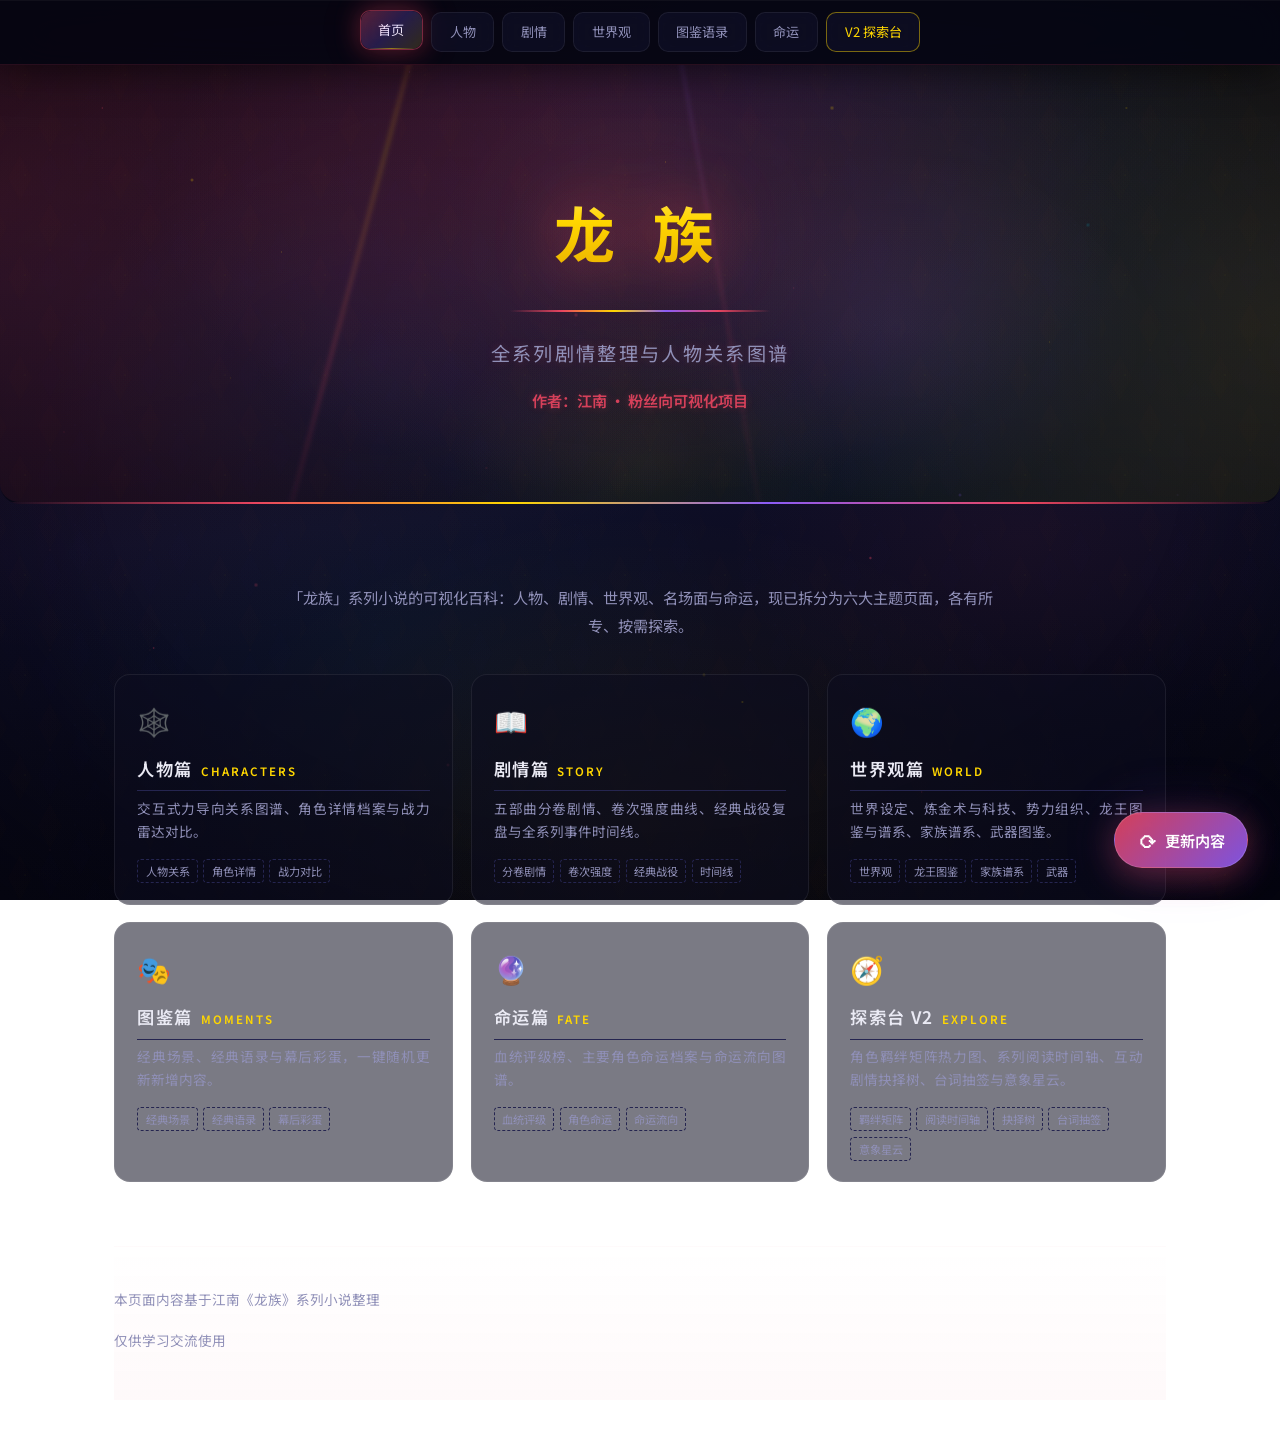
<file: index.html>
<!DOCTYPE html>
<html lang="zh-CN">
<head>
  <meta charset="UTF-8">
  <meta name="viewport" content="width=device-width, initial-scale=1.0">
  <meta http-equiv="Cache-Control" content="no-cache, no-store, must-revalidate">
  <meta http-equiv="Pragma" content="no-cache">
  <meta http-equiv="Expires" content="0">
  <title>龙族全系列剧情与人物关系</title>
  <meta name="description" content="龙族系列小说可视化百科首页：人物、剧情、世界观、图鉴、命运与探索台六大主题页导航">
  <link rel="preconnect" href="https://fonts.loli.net" crossorigin>
  <link href="https://fonts.loli.net/css2?family=Noto+Sans+SC:wght@400;700&display=swap" rel="stylesheet">
  <link rel="icon" href="favicon.svg" type="image/svg+xml">
  <link rel="stylesheet" href="_shared/css/site.css">
</head>
<body>

  <div class="vignette"></div>

  <nav class="nav-bar">
    <div class="nav-inner">
      <a class="nav-btn active" href="index.html">首页</a>
      <a class="nav-btn" href="characters.html">人物</a>
      <a class="nav-btn" href="story.html">剧情</a>
      <a class="nav-btn" href="world.html">世界观</a>
      <a class="nav-btn" href="moments.html">图鉴语录</a>
      <a class="nav-btn" href="fate.html">命运</a>
      <a class="nav-btn" style="color:#ffd700;border-color:rgba(255,215,0,.45)" href="explore.html">V2 探索台</a>
    </div>
  </nav>
  <div class="hero">
    <span class="beam2"></span>
    <h1>龙 族</h1>
    <div class="dragon-divider"></div>
    <div class="subtitle">全系列剧情整理与人物关系图谱</div>
    <div class="author">作者：江南 · 粉丝向可视化项目</div>
  </div>

  <article class="page">
    <p class="landing-intro reveal">
      「龙族」系列小说的可视化百科：人物、剧情、世界观、名场面与命运，现已拆分为六大主题页面，各有所专、按需探索。
    </p>
    <div class="landing-grid">
      <a class="landing-card reveal" href="characters.html">
        <div class="lc-icon">🕸️</div>
        <h3>人物篇<em>CHARACTERS</em></h3>
        <p>交互式力导向关系图谱、角色详情档案与战力雷达对比。</p>
        <div class="lc-tags"><span>人物关系</span><span>角色详情</span><span>战力对比</span></div>
      </a>
      <a class="landing-card reveal" href="story.html">
        <div class="lc-icon">📖</div>
        <h3>剧情篇<em>STORY</em></h3>
        <p>五部曲分卷剧情、卷次强度曲线、经典战役复盘与全系列事件时间线。</p>
        <div class="lc-tags"><span>分卷剧情</span><span>卷次强度</span><span>经典战役</span><span>时间线</span></div>
      </a>
      <a class="landing-card reveal" href="world.html">
        <div class="lc-icon">🌍</div>
        <h3>世界观篇<em>WORLD</em></h3>
        <p>世界设定、炼金术与科技、势力组织、龙王图鉴与谱系、家族谱系、武器图鉴。</p>
        <div class="lc-tags"><span>世界观</span><span>龙王图鉴</span><span>家族谱系</span><span>武器</span></div>
      </a>
      <a class="landing-card reveal" href="moments.html">
        <div class="lc-icon">🎭</div>
        <h3>图鉴篇<em>MOMENTS</em></h3>
        <p>经典场景、经典语录与幕后彩蛋，一键随机更新新增内容。</p>
        <div class="lc-tags"><span>经典场景</span><span>经典语录</span><span>幕后彩蛋</span></div>
      </a>
      <a class="landing-card reveal" href="fate.html">
        <div class="lc-icon">🔮</div>
        <h3>命运篇<em>FATE</em></h3>
        <p>血统评级榜、主要角色命运档案与命运流向图谱。</p>
        <div class="lc-tags"><span>血统评级</span><span>角色命运</span><span>命运流向</span></div>
      </a>
      <a class="landing-card gold reveal" href="explore.html">
        <div class="lc-icon">🧭</div>
        <h3>探索台 V2<em>EXPLORE</em></h3>
        <p>角色羁绊矩阵热力图、系列阅读时间轴、互动剧情抉择树、台词抽签与意象星云。</p>
        <div class="lc-tags"><span>羁绊矩阵</span><span>阅读时间轴</span><span>抉择树</span><span>台词抽签</span><span>意象星云</span></div>
      </a>
    </div>
    <footer>
      <p>本页面内容基于江南《龙族》系列小说整理</p>
      <p>仅供学习交流使用</p>
    </footer>

    <!-- Update Button -->
    <button class="update-btn" id="updateBtn" onclick="openUpdatePanel()">
      <span class="update-icon">&#x27F3;</span>
      <span>更新内容</span>
    </button>

    <!-- Update Toast -->
    <div class="update-toast" id="updateToast">
      <span class="toast-icon">&#x2713;</span>
      <span id="toastText">内容已更新</span>
    </div>

    <!-- Update Panel -->
    <div class="update-panel" id="updatePanel">
      <div class="update-panel-inner">
        <h3>&#x2728; 内容更新中心</h3>
        <p>选择要更新的内容类别，系统将自动向对应版块添加新内容</p>
        <div class="update-actions">
          <button class="update-action-btn" onclick="doUpdate('quotes')">&#x1F4AC; 经典语录</button>
          <button class="update-action-btn" onclick="doUpdate('trivia')">&#x1F3B2; 幕后彩蛋</button>
          <button class="update-action-btn" onclick="doUpdate('battles')">&#x2694; 经典战役</button>
          <button class="update-action-btn" onclick="doUpdate('yanling')">&#x2726; 言灵知识</button>
          <button class="update-action-btn" onclick="doUpdate('alchemy')">&#x2697; 炼金科技</button>
          <button class="update-action-btn" onclick="doUpdate('random')">&#x1F3B1; 随机更新</button>
        </div>
        <button class="update-close" onclick="closeUpdatePanel()">关闭</button>
      </div>
    </div>

    <!-- ========== 龙王图鉴 ========== -->  </article>


  <script src="_shared/js/page.js"></script>
</body>
</html>
</file>
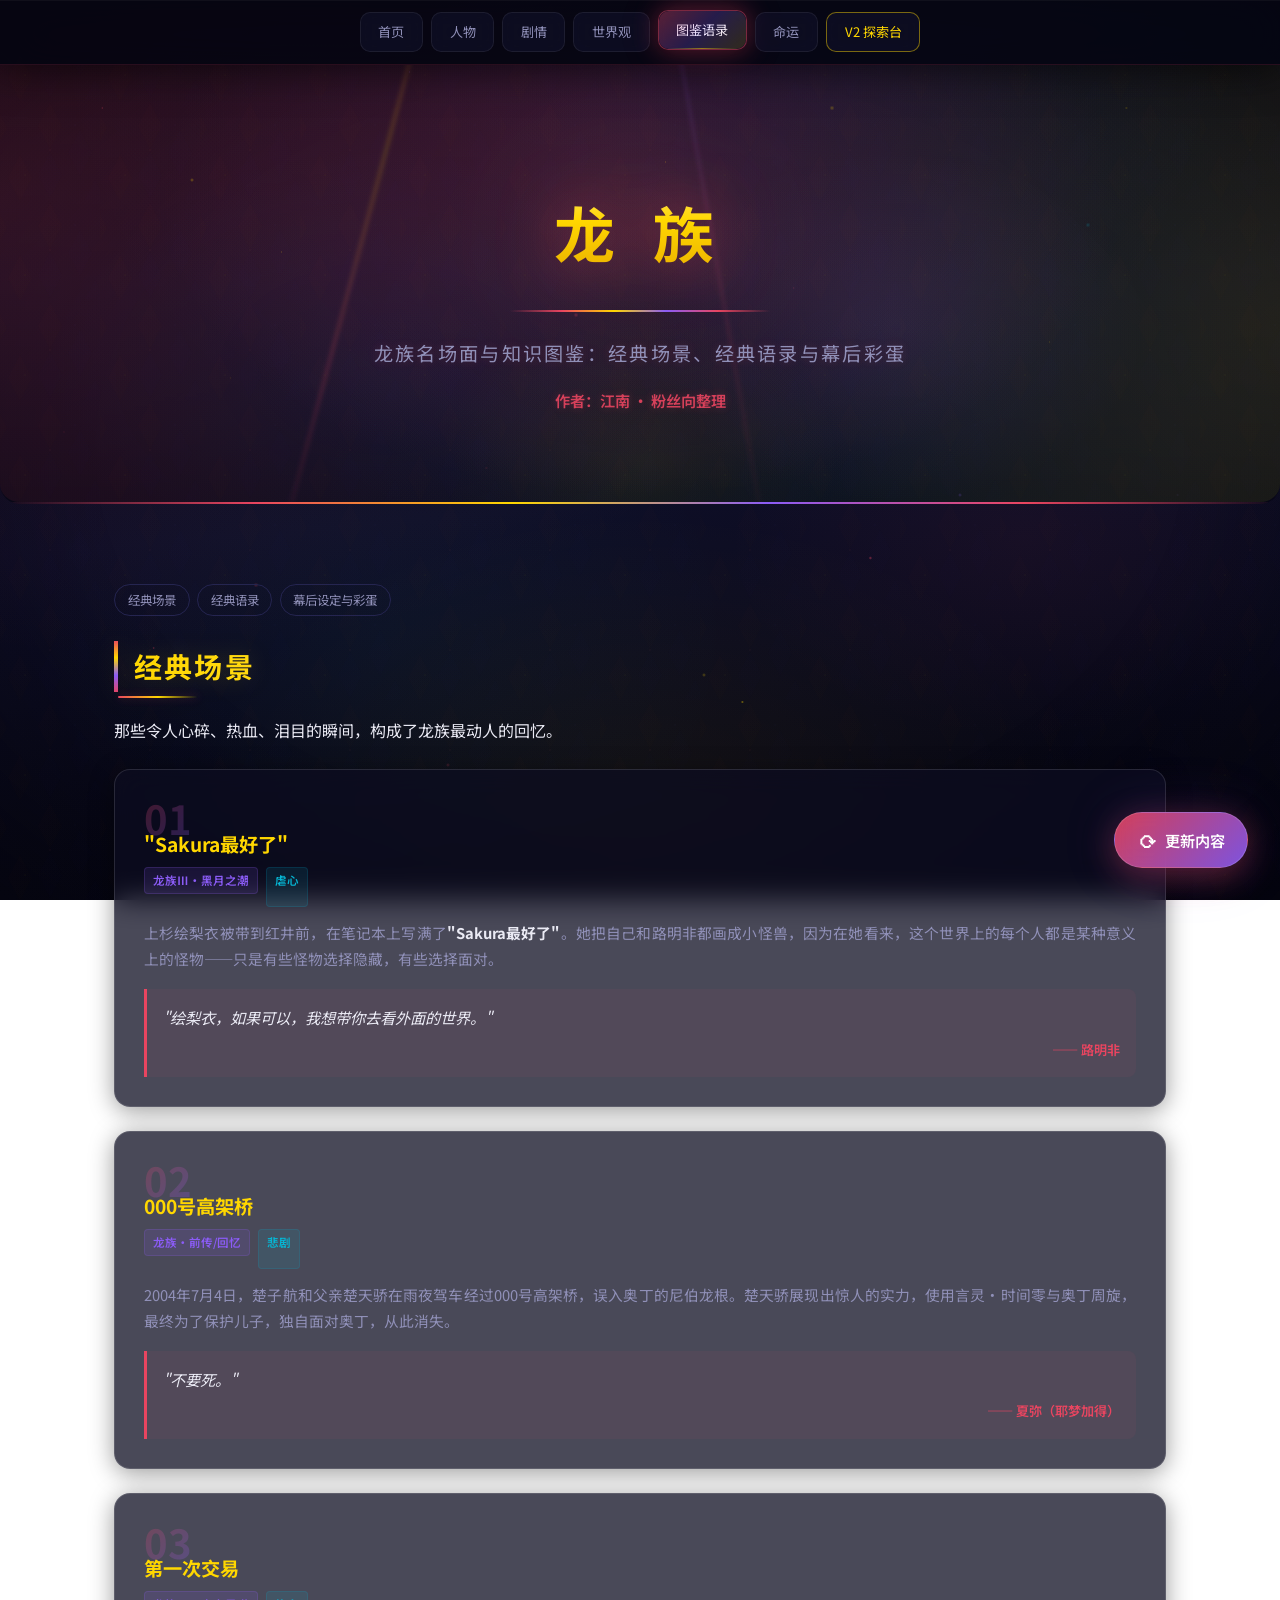
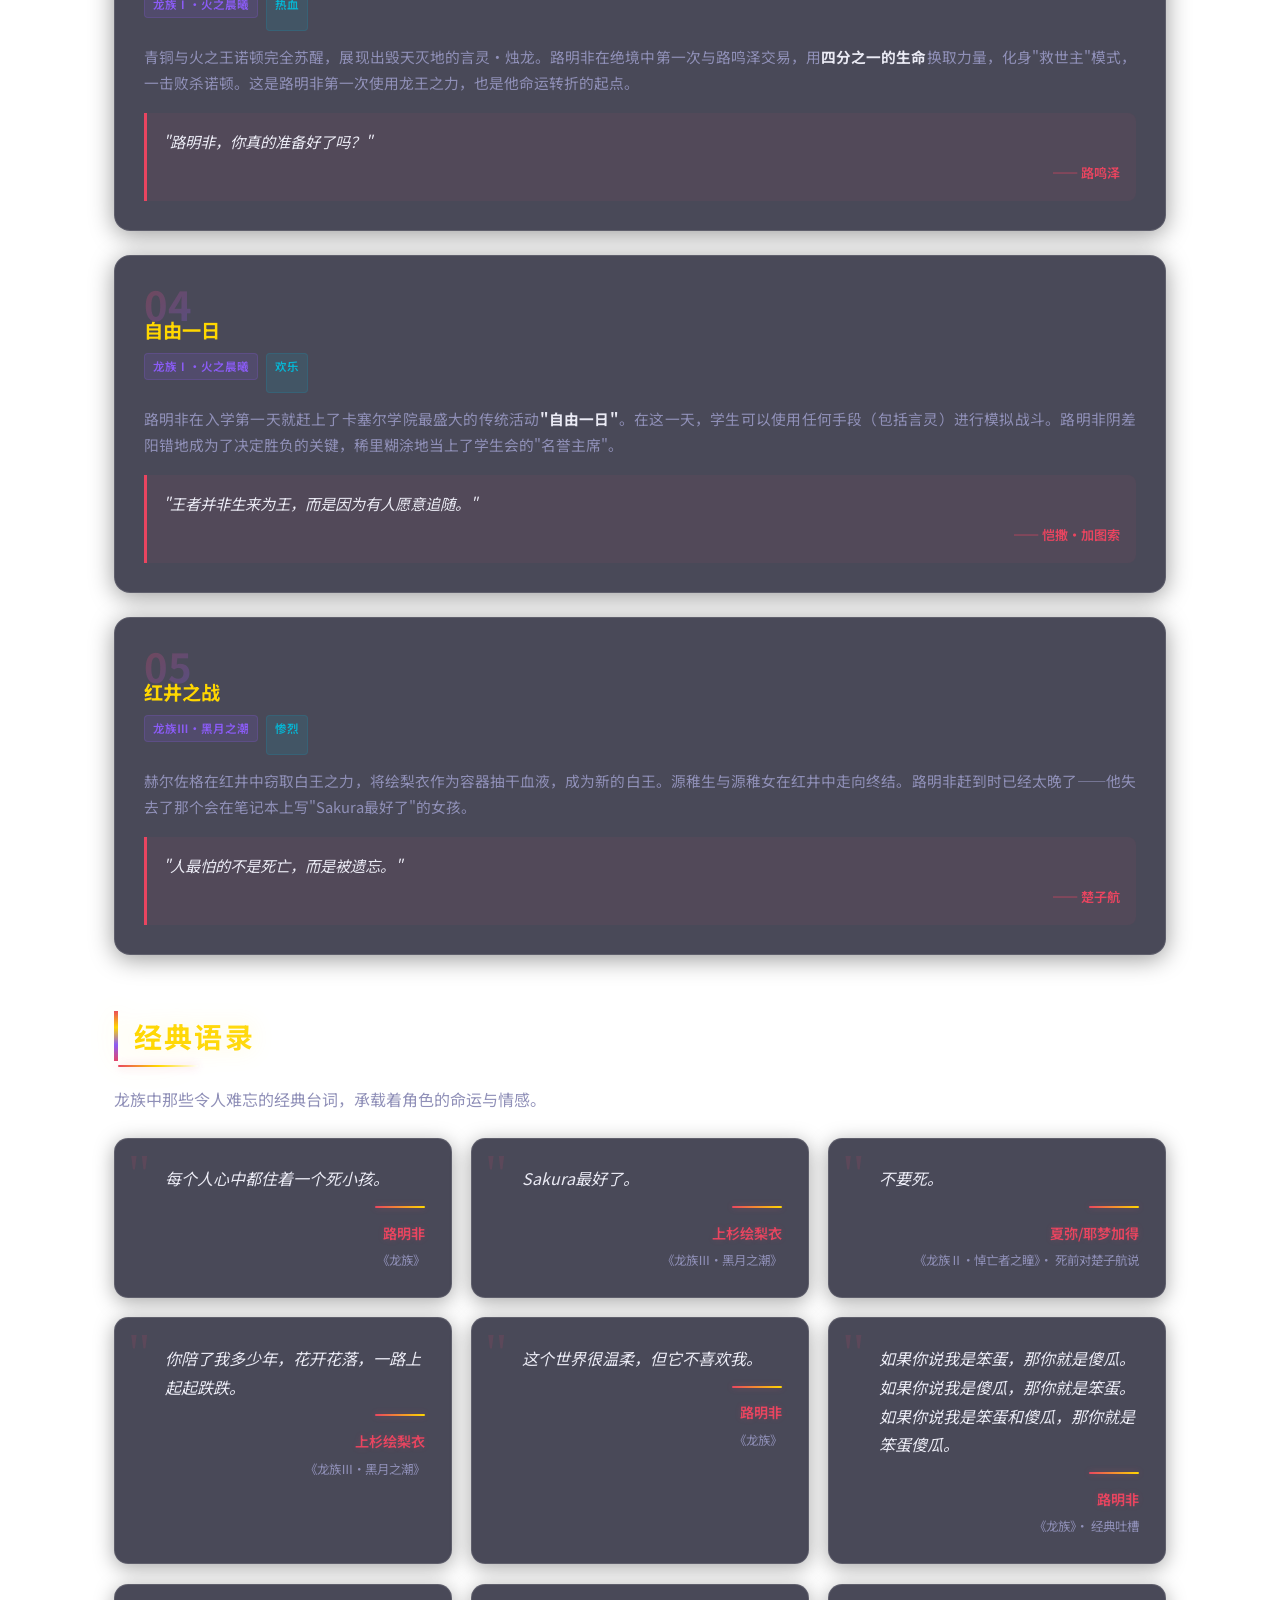
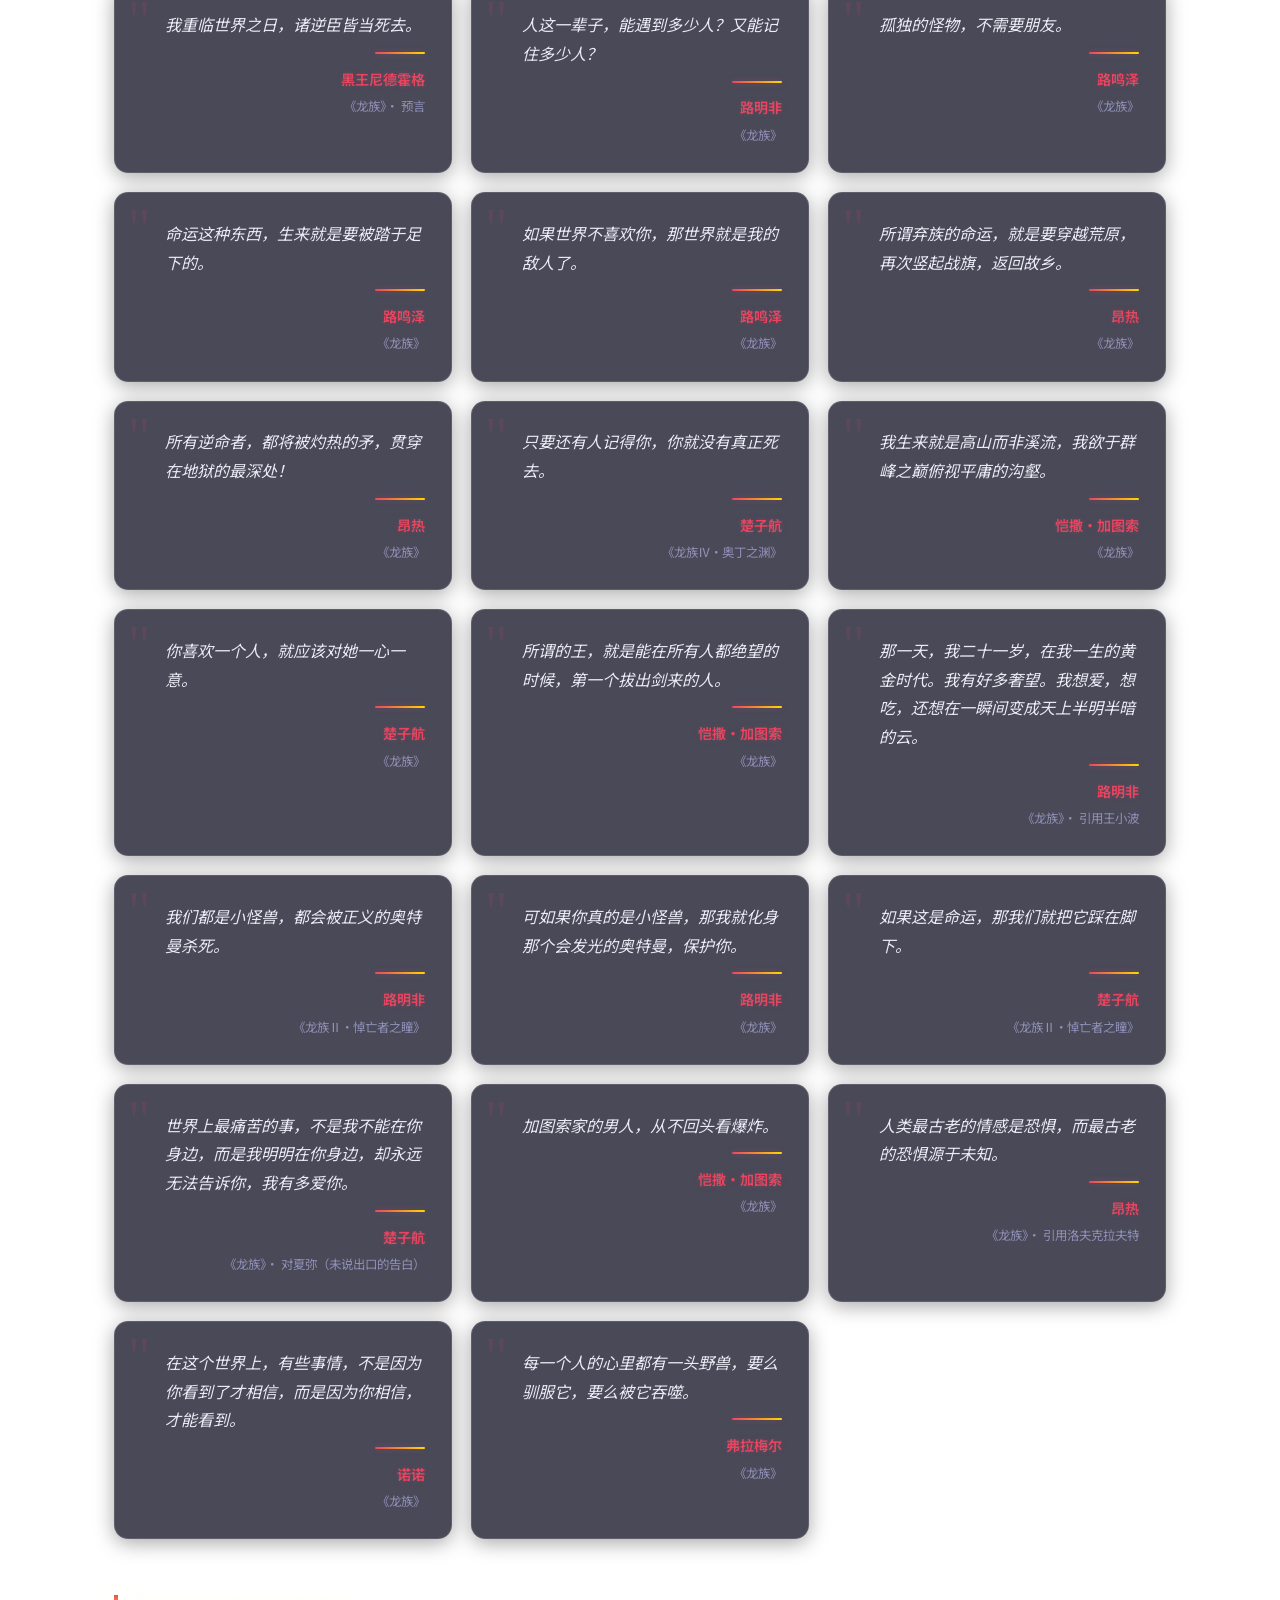
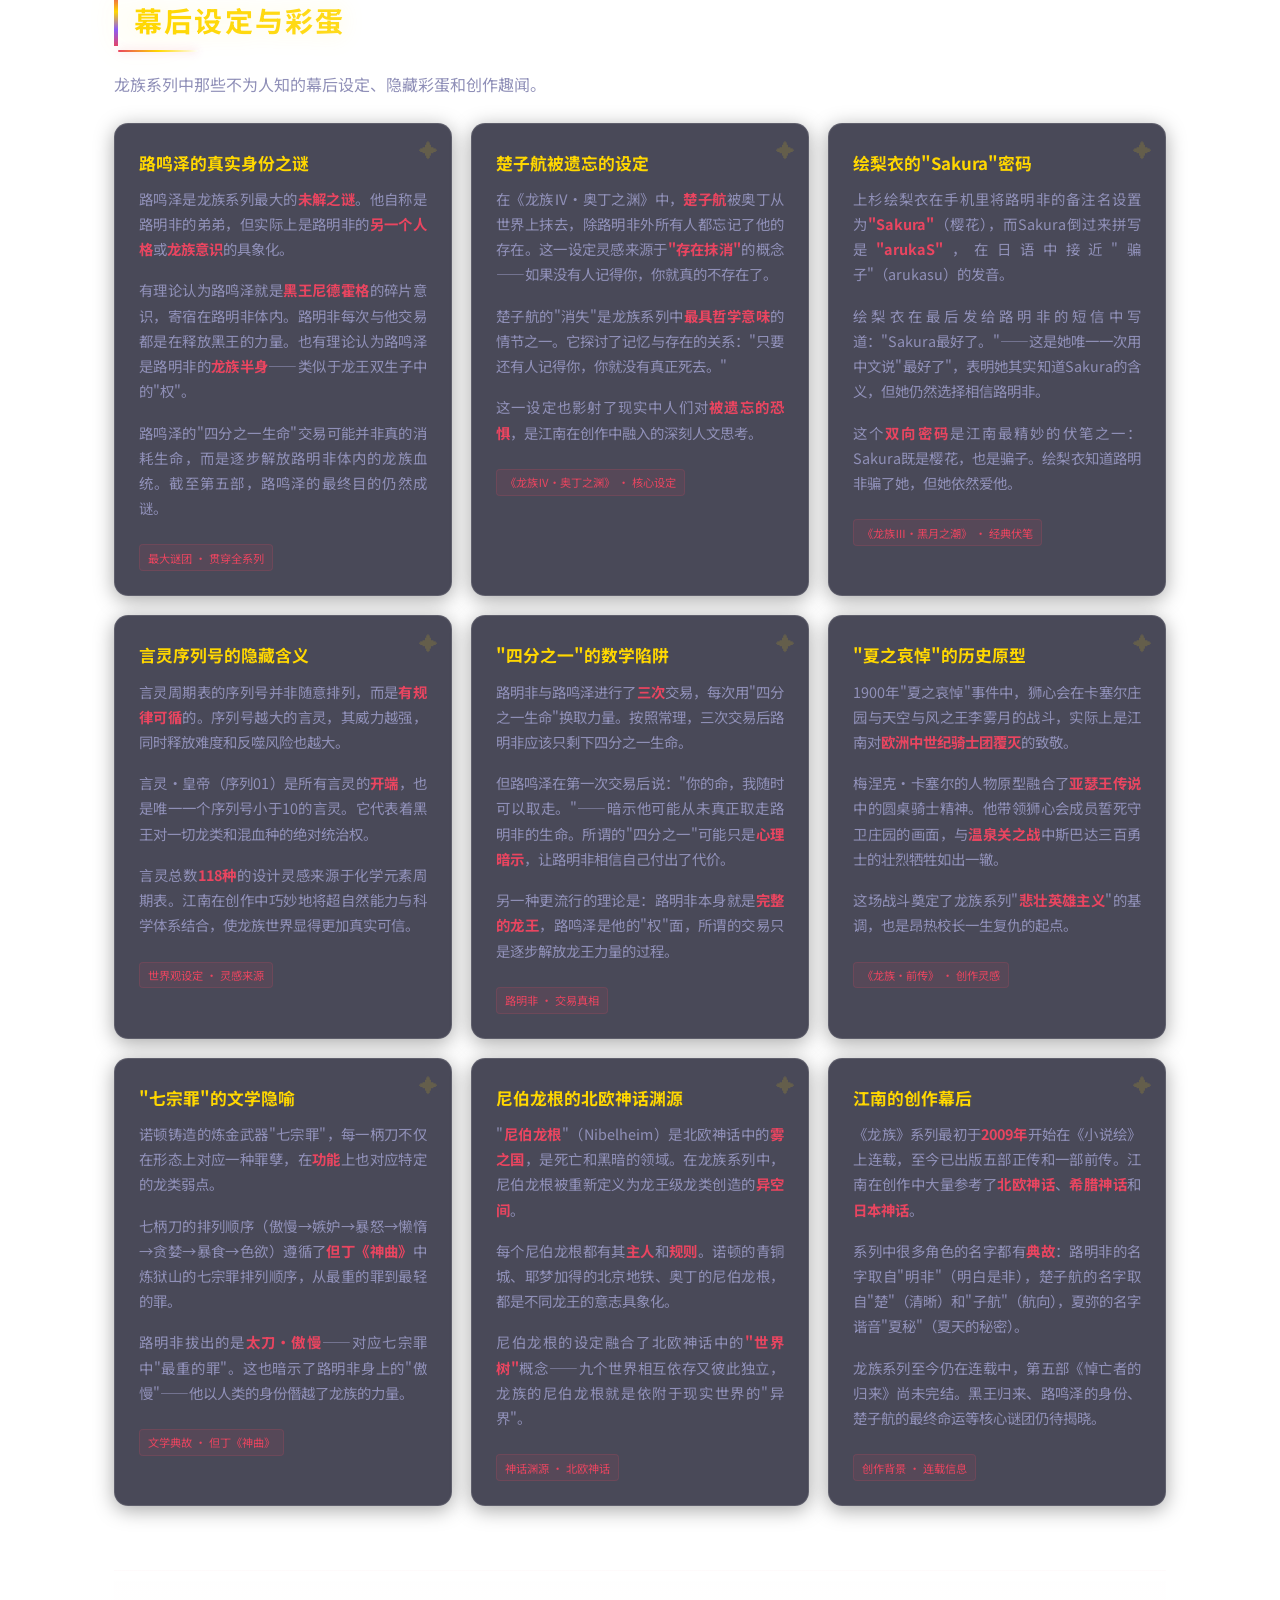
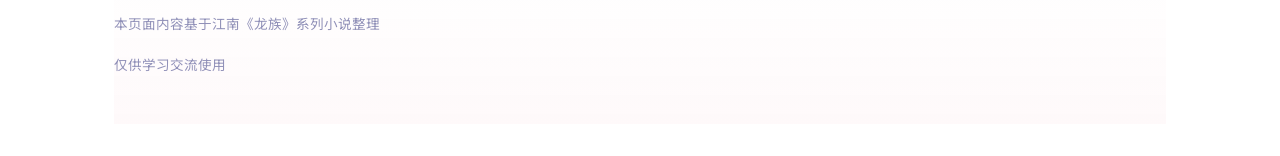
<file: moments.html>
<!DOCTYPE html>
<html lang="zh-CN">
<head>
  <meta charset="UTF-8">
  <meta name="viewport" content="width=device-width, initial-scale=1.0">
  <meta http-equiv="Cache-Control" content="no-cache, no-store, must-revalidate">
  <meta http-equiv="Pragma" content="no-cache">
  <meta http-equiv="Expires" content="0">
  <title>龙族 · 图鉴篇 | 经典场景 / 经典语录 / 幕后彩蛋</title>
  <meta name="description" content="龙族名场面与知识图鉴：经典场景、经典语录与幕后彩蛋，支持随机更新">
  <link rel="preconnect" href="https://fonts.loli.net" crossorigin>
  <link href="https://fonts.loli.net/css2?family=Noto+Sans+SC:wght@400;700&display=swap" rel="stylesheet">
  <link rel="icon" href="favicon.svg" type="image/svg+xml">
  <link rel="stylesheet" href="_shared/css/site.css">
</head>
<body>

  <div class="vignette"></div>

  <nav class="nav-bar">
    <div class="nav-inner">
      <a class="nav-btn" href="index.html">首页</a>
      <a class="nav-btn" href="characters.html">人物</a>
      <a class="nav-btn" href="story.html">剧情</a>
      <a class="nav-btn" href="world.html">世界观</a>
      <a class="nav-btn active" href="moments.html">图鉴语录</a>
      <a class="nav-btn" href="fate.html">命运</a>
      <a class="nav-btn" style="color:#ffd700;border-color:rgba(255,215,0,.45)" href="explore.html">V2 探索台</a>
    </div>
  </nav>

  <div class="hero">
    <span class="beam2"></span>
    <h1>龙 族</h1>
    <div class="dragon-divider"></div>
    <div class="subtitle">龙族名场面与知识图鉴：经典场景、经典语录与幕后彩蛋</div>
    <div class="author">作者：江南 · 粉丝向整理</div>
  </div>
  <article class="page">
    <div class="page-anchors reveal">
        <a href="#sec-scenes">经典场景</a>
        <a href="#sec-quotes">经典语录</a>
        <a href="#sec-trivia">幕后设定与彩蛋</a>

    </div>
    <section id="sec-scenes" class="reveal">
      <h2>经典场景</h2>
      <p>那些令人心碎、热血、泪目的瞬间，构成了龙族最动人的回忆。</p>
      
      <div class="scene-grid stagger">
        <div class="scene-card card-3d">
          <span class="scene-num">01</span>
          <div class="scene-title">"Sakura最好了"</div>
          <div class="scene-meta">
            <span class="scene-book">龙族Ⅲ·黑月之潮</span>
            <span class="scene-mood">虐心</span>
          </div>
          <div class="scene-body">
            <p>上杉绘梨衣被带到红井前，在笔记本上写满了<strong>"Sakura最好了"</strong>。她把自己和路明非都画成小怪兽，因为在她看来，这个世界上的每个人都是某种意义上的怪物——只是有些怪物选择隐藏，有些选择面对。</p>
          </div>
          <div class="scene-quote">
            "绘梨衣，如果可以，我想带你去看外面的世界。"
            <span class="scene-quote-char">—— 路明非</span>
          </div>
        </div>

        <div class="scene-card card-3d">
          <span class="scene-num">02</span>
          <div class="scene-title">000号高架桥</div>
          <div class="scene-meta">
            <span class="scene-book">龙族·前传/回忆</span>
            <span class="scene-mood">悲剧</span>
          </div>
          <div class="scene-body">
            <p>2004年7月4日，楚子航和父亲楚天骄在雨夜驾车经过000号高架桥，误入奥丁的尼伯龙根。楚天骄展现出惊人的实力，使用言灵·时间零与奥丁周旋，最终为了保护儿子，独自面对奥丁，从此消失。</p>
          </div>
          <div class="scene-quote">
            "不要死。"
            <span class="scene-quote-char">—— 夏弥（耶梦加得）</span>
          </div>
        </div>

        <div class="scene-card card-3d">
          <span class="scene-num">03</span>
          <div class="scene-title">第一次交易</div>
          <div class="scene-meta">
            <span class="scene-book">龙族Ⅰ·火之晨曦</span>
            <span class="scene-mood">热血</span>
          </div>
          <div class="scene-body">
            <p>青铜与火之王诺顿完全苏醒，展现出毁天灭地的言灵·烛龙。路明非在绝境中第一次与路鸣泽交易，用<strong>四分之一的生命</strong>换取力量，化身"救世主"模式，一击败杀诺顿。这是路明非第一次使用龙王之力，也是他命运转折的起点。</p>
          </div>
          <div class="scene-quote">
            "路明非，你真的准备好了吗？"
            <span class="scene-quote-char">—— 路鸣泽</span>
          </div>
        </div>

        <div class="scene-card card-3d">
          <span class="scene-num">04</span>
          <div class="scene-title">自由一日</div>
          <div class="scene-meta">
            <span class="scene-book">龙族Ⅰ·火之晨曦</span>
            <span class="scene-mood">欢乐</span>
          </div>
          <div class="scene-body">
            <p>路明非在入学第一天就赶上了卡塞尔学院最盛大的传统活动<strong>"自由一日"</strong>。在这一天，学生可以使用任何手段（包括言灵）进行模拟战斗。路明非阴差阳错地成为了决定胜负的关键，稀里糊涂地当上了学生会的"名誉主席"。</p>
          </div>
          <div class="scene-quote">
            "王者并非生来为王，而是因为有人愿意追随。"
            <span class="scene-quote-char">—— 恺撒·加图索</span>
          </div>
        </div>

        <div class="scene-card card-3d">
          <span class="scene-num">05</span>
          <div class="scene-title">红井之战</div>
          <div class="scene-meta">
            <span class="scene-book">龙族Ⅲ·黑月之潮</span>
            <span class="scene-mood">惨烈</span>
          </div>
          <div class="scene-body">
            <p>赫尔佐格在红井中窃取白王之力，将绘梨衣作为容器抽干血液，成为新的白王。源稚生与源稚女在红井中走向终结。路明非赶到时已经太晚了——他失去了那个会在笔记本上写"Sakura最好了"的女孩。</p>
          </div>
          <div class="scene-quote">
            "人最怕的不是死亡，而是被遗忘。"
            <span class="scene-quote-char">—— 楚子航</span>
          </div>
        </div>
      </div>
    </section>

    <!-- ========== 血统评级 ========== -->
    <section id="sec-quotes">
      <h2>经典语录</h2>
      <p style="color:var(--muted); margin-bottom:1.5rem;">龙族中那些令人难忘的经典台词，承载着角色的命运与情感。</p>

      <div class="quote-grid">
        <div class="quote-card">
          <div class="quote-text">每个人心中都住着一个死小孩。</div>
          <div class="quote-line"></div>
          <div class="quote-char">路明非</div>
          <div class="quote-context">《龙族》</div>
        </div>
        <div class="quote-card">
          <div class="quote-text">Sakura最好了。</div>
          <div class="quote-line"></div>
          <div class="quote-char">上杉绘梨衣</div>
          <div class="quote-context">《龙族Ⅲ·黑月之潮》</div>
        </div>
        <div class="quote-card">
          <div class="quote-text">不要死。</div>
          <div class="quote-line"></div>
          <div class="quote-char">夏弥/耶梦加得</div>
          <div class="quote-context">《龙族Ⅱ·悼亡者之瞳》· 死前对楚子航说</div>
        </div>
        <div class="quote-card">
          <div class="quote-text">你陪了我多少年，花开花落，一路上起起跌跌。</div>
          <div class="quote-line"></div>
          <div class="quote-char">上杉绘梨衣</div>
          <div class="quote-context">《龙族Ⅲ·黑月之潮》</div>
        </div>
        <div class="quote-card">
          <div class="quote-text">这个世界很温柔，但它不喜欢我。</div>
          <div class="quote-line"></div>
          <div class="quote-char">路明非</div>
          <div class="quote-context">《龙族》</div>
        </div>
        <div class="quote-card">
          <div class="quote-text">如果你说我是笨蛋，那你就是傻瓜。如果你说我是傻瓜，那你就是笨蛋。如果你说我是笨蛋和傻瓜，那你就是笨蛋傻瓜。</div>
          <div class="quote-line"></div>
          <div class="quote-char">路明非</div>
          <div class="quote-context">《龙族》· 经典吐槽</div>
        </div>
        <div class="quote-card">
          <div class="quote-text">我重临世界之日，诸逆臣皆当死去。</div>
          <div class="quote-line"></div>
          <div class="quote-char">黑王尼德霍格</div>
          <div class="quote-context">《龙族》· 预言</div>
        </div>
        <div class="quote-card">
          <div class="quote-text">人这一辈子，能遇到多少人？又能记住多少人？</div>
          <div class="quote-line"></div>
          <div class="quote-char">路明非</div>
          <div class="quote-context">《龙族》</div>
        </div>
        <div class="quote-card">
          <div class="quote-text">孤独的怪物，不需要朋友。</div>
          <div class="quote-line"></div>
          <div class="quote-char">路鸣泽</div>
          <div class="quote-context">《龙族》</div>
        </div>
        <div class="quote-card">
          <div class="quote-text">命运这种东西，生来就是要被踏于足下的。</div>
          <div class="quote-line"></div>
          <div class="quote-char">路鸣泽</div>
          <div class="quote-context">《龙族》</div>
        </div>
        <div class="quote-card">
          <div class="quote-text">如果世界不喜欢你，那世界就是我的敌人了。</div>
          <div class="quote-line"></div>
          <div class="quote-char">路鸣泽</div>
          <div class="quote-context">《龙族》</div>
        </div>
        <div class="quote-card">
          <div class="quote-text">所谓弃族的命运，就是要穿越荒原，再次竖起战旗，返回故乡。</div>
          <div class="quote-line"></div>
          <div class="quote-char">昂热</div>
          <div class="quote-context">《龙族》</div>
        </div>
        <div class="quote-card">
          <div class="quote-text">所有逆命者，都将被灼热的矛，贯穿在地狱的最深处！</div>
          <div class="quote-line"></div>
          <div class="quote-char">昂热</div>
          <div class="quote-context">《龙族》</div>
        </div>
        <div class="quote-card">
          <div class="quote-text">只要还有人记得你，你就没有真正死去。</div>
          <div class="quote-line"></div>
          <div class="quote-char">楚子航</div>
          <div class="quote-context">《龙族Ⅳ·奥丁之渊》</div>
        </div>
        <div class="quote-card">
          <div class="quote-text">我生来就是高山而非溪流，我欲于群峰之巅俯视平庸的沟壑。</div>
          <div class="quote-line"></div>
          <div class="quote-char">恺撒·加图索</div>
          <div class="quote-context">《龙族》</div>
        </div>
        <div class="quote-card">
          <div class="quote-text">你喜欢一个人，就应该对她一心一意。</div>
          <div class="quote-line"></div>
          <div class="quote-char">楚子航</div>
          <div class="quote-context">《龙族》</div>
        </div>
        <div class="quote-card">
          <div class="quote-text">所谓的王，就是能在所有人都绝望的时候，第一个拔出剑来的人。</div>
          <div class="quote-line"></div>
          <div class="quote-char">恺撒·加图索</div>
          <div class="quote-context">《龙族》</div>
        </div>
        <div class="quote-card">
          <div class="quote-text">那一天，我二十一岁，在我一生的黄金时代。我有好多奢望。我想爱，想吃，还想在一瞬间变成天上半明半暗的云。</div>
          <div class="quote-line"></div>
          <div class="quote-char">路明非</div>
          <div class="quote-context">《龙族》· 引用王小波</div>
        </div>
        <div class="quote-card">
          <div class="quote-text">我们都是小怪兽，都会被正义的奥特曼杀死。</div>
          <div class="quote-line"></div>
          <div class="quote-char">路明非</div>
          <div class="quote-context">《龙族Ⅱ·悼亡者之瞳》</div>
        </div>
        <div class="quote-card">
          <div class="quote-text">可如果你真的是小怪兽，那我就化身那个会发光的奥特曼，保护你。</div>
          <div class="quote-line"></div>
          <div class="quote-char">路明非</div>
          <div class="quote-context">《龙族》</div>
        </div>
        <div class="quote-card">
          <div class="quote-text">如果这是命运，那我们就把它踩在脚下。</div>
          <div class="quote-line"></div>
          <div class="quote-char">楚子航</div>
          <div class="quote-context">《龙族Ⅱ·悼亡者之瞳》</div>
        </div>
        <div class="quote-card">
          <div class="quote-text">世界上最痛苦的事，不是我不能在你身边，而是我明明在你身边，却永远无法告诉你，我有多爱你。</div>
          <div class="quote-line"></div>
          <div class="quote-char">楚子航</div>
          <div class="quote-context">《龙族》· 对夏弥（未说出口的告白）</div>
        </div>
        <div class="quote-card">
          <div class="quote-text">加图索家的男人，从不回头看爆炸。</div>
          <div class="quote-line"></div>
          <div class="quote-char">恺撒·加图索</div>
          <div class="quote-context">《龙族》</div>
        </div>
        <div class="quote-card">
          <div class="quote-text">人类最古老的情感是恐惧，而最古老的恐惧源于未知。</div>
          <div class="quote-line"></div>
          <div class="quote-char">昂热</div>
          <div class="quote-context">《龙族》· 引用洛夫克拉夫特</div>
        </div>
        <div class="quote-card">
          <div class="quote-text">在这个世界上，有些事情，不是因为你看到了才相信，而是因为你相信，才能看到。</div>
          <div class="quote-line"></div>
          <div class="quote-char">诺诺</div>
          <div class="quote-context">《龙族》</div>
        </div>
        <div class="quote-card">
          <div class="quote-text">每一个人的心里都有一头野兽，要么驯服它，要么被它吞噬。</div>
          <div class="quote-line"></div>
          <div class="quote-char">弗拉梅尔</div>
          <div class="quote-context">《龙族》</div>
        </div>
      </div>
    </section>

    <!-- ========== 幕后设定与彩蛋 ========== -->
    <section id="sec-trivia">
      <h2>幕后设定与彩蛋</h2>
      <p style="color:var(--muted); margin-bottom:1.5rem;">龙族系列中那些不为人知的幕后设定、隐藏彩蛋和创作趣闻。</p>

      <div class="trivia-grid">
        <div class="trivia-card">
          <div class="tria-title">路鸣泽的真实身份之谜</div>
          <div class="tria-desc">
            <p>路鸣泽是龙族系列最大的<strong>未解之谜</strong>。他自称是路明非的弟弟，但实际上是路明非的<strong>另一个人格</strong>或<strong>龙族意识</strong>的具象化。</p>
            <p>有理论认为路鸣泽就是<strong>黑王尼德霍格</strong>的碎片意识，寄宿在路明非体内。路明非每次与他交易都是在释放黑王的力量。也有理论认为路鸣泽是路明非的<strong>龙族半身</strong>——类似于龙王双生子中的"权"。</p>
            <p>路鸣泽的"四分之一生命"交易可能并非真的消耗生命，而是逐步解放路明非体内的龙族血统。截至第五部，路鸣泽的最终目的仍然成谜。</p>
          </div>
          <span class="tria-source">最大谜团 · 贯穿全系列</span>
        </div>

        <div class="trivia-card">
          <div class="tria-title">楚子航被遗忘的设定</div>
          <div class="tria-desc">
            <p>在《龙族Ⅳ·奥丁之渊》中，<strong>楚子航</strong>被奥丁从世界上抹去，除路明非外所有人都忘记了他的存在。这一设定灵感来源于<strong>"存在抹消"</strong>的概念——如果没有人记得你，你就真的不存在了。</p>
            <p>楚子航的"消失"是龙族系列中<strong>最具哲学意味</strong>的情节之一。它探讨了记忆与存在的关系："只要还有人记得你，你就没有真正死去。"</p>
            <p>这一设定也影射了现实中人们对<strong>被遗忘的恐惧</strong>，是江南在创作中融入的深刻人文思考。</p>
          </div>
          <span class="tria-source">《龙族Ⅳ·奥丁之渊》 · 核心设定</span>
        </div>

        <div class="trivia-card">
          <div class="tria-title">绘梨衣的"Sakura"密码</div>
          <div class="tria-desc">
            <p>上杉绘梨衣在手机里将路明非的备注名设置为<strong>"Sakura"</strong>（樱花），而Sakura倒过来拼写是<strong>"arukaS"</strong>，在日语中接近"骗子"（arukasu）的发音。</p>
            <p>绘梨衣在最后发给路明非的短信中写道："Sakura最好了。"——这是她唯一一次用中文说"最好了"，表明她其实知道Sakura的含义，但她仍然选择相信路明非。</p>
            <p>这个<strong>双向密码</strong>是江南最精妙的伏笔之一：Sakura既是樱花，也是骗子。绘梨衣知道路明非骗了她，但她依然爱他。</p>
          </div>
          <span class="tria-source">《龙族Ⅲ·黑月之潮》 · 经典伏笔</span>
        </div>

        <div class="trivia-card">
          <div class="tria-title">言灵序列号的隐藏含义</div>
          <div class="tria-desc">
            <p>言灵周期表的序列号并非随意排列，而是<strong>有规律可循</strong>的。序列号越大的言灵，其威力越强，同时释放难度和反噬风险也越大。</p>
            <p>言灵·皇帝（序列01）是所有言灵的<strong>开端</strong>，也是唯一一个序列号小于10的言灵。它代表着黑王对一切龙类和混血种的绝对统治权。</p>
            <p>言灵总数<strong>118种</strong>的设计灵感来源于化学元素周期表。江南在创作中巧妙地将超自然能力与科学体系结合，使龙族世界显得更加真实可信。</p>
          </div>
          <span class="tria-source">世界观设定 · 灵感来源</span>
        </div>

        <div class="trivia-card">
          <div class="tria-title">"四分之一"的数学陷阱</div>
          <div class="tria-desc">
            <p>路明非与路鸣泽进行了<strong>三次</strong>交易，每次用"四分之一生命"换取力量。按照常理，三次交易后路明非应该只剩下四分之一生命。</p>
            <p>但路鸣泽在第一次交易后说："你的命，我随时可以取走。"——暗示他可能从未真正取走路明非的生命。所谓的"四分之一"可能只是<strong>心理暗示</strong>，让路明非相信自己付出了代价。</p>
            <p>另一种更流行的理论是：路明非本身就是<strong>完整的龙王</strong>，路鸣泽是他的"权"面，所谓的交易只是逐步解放龙王力量的过程。</p>
          </div>
          <span class="tria-source">路明非 · 交易真相</span>
        </div>

        <div class="trivia-card">
          <div class="tria-title">"夏之哀悼"的历史原型</div>
          <div class="tria-desc">
            <p>1900年"夏之哀悼"事件中，狮心会在卡塞尔庄园与天空与风之王李雾月的战斗，实际上是江南对<strong>欧洲中世纪骑士团覆灭</strong>的致敬。</p>
            <p>梅涅克·卡塞尔的人物原型融合了<strong>亚瑟王传说</strong>中的圆桌骑士精神。他带领狮心会成员誓死守卫庄园的画面，与<strong>温泉关之战</strong>中斯巴达三百勇士的壮烈牺牲如出一辙。</p>
            <p>这场战斗奠定了龙族系列"<strong>悲壮英雄主义</strong>"的基调，也是昂热校长一生复仇的起点。</p>
          </div>
          <span class="tria-source">《龙族·前传》 · 创作灵感</span>
        </div>

        <div class="trivia-card">
          <div class="tria-title">"七宗罪"的文学隐喻</div>
          <div class="tria-desc">
            <p>诺顿铸造的炼金武器"七宗罪"，每一柄刀不仅在形态上对应一种罪孽，在<strong>功能</strong>上也对应特定的龙类弱点。</p>
            <p>七柄刀的排列顺序（傲慢→嫉妒→暴怒→懒惰→贪婪→暴食→色欲）遵循了<strong>但丁《神曲》</strong>中炼狱山的七宗罪排列顺序，从最重的罪到最轻的罪。</p>
            <p>路明非拔出的是<strong>太刀·傲慢</strong>——对应七宗罪中"最重的罪"。这也暗示了路明非身上的"傲慢"——他以人类的身份僭越了龙族的力量。</p>
          </div>
          <span class="tria-source">文学典故 · 但丁《神曲》</span>
        </div>

        <div class="trivia-card">
          <div class="tria-title">尼伯龙根的北欧神话渊源</div>
          <div class="tria-desc">
            <p>"<strong>尼伯龙根</strong>"（Nibelheim）是北欧神话中的<strong>雾之国</strong>，是死亡和黑暗的领域。在龙族系列中，尼伯龙根被重新定义为龙王级龙类创造的<strong>异空间</strong>。</p>
            <p>每个尼伯龙根都有其<strong>主人</strong>和<strong>规则</strong>。诺顿的青铜城、耶梦加得的北京地铁、奥丁的尼伯龙根，都是不同龙王的意志具象化。</p>
            <p>尼伯龙根的设定融合了北欧神话中的<strong>"世界树"</strong>概念——九个世界相互依存又彼此独立，龙族的尼伯龙根就是依附于现实世界的"异界"。</p>
          </div>
          <span class="tria-source">神话渊源 · 北欧神话</span>
        </div>

        <div class="trivia-card">
          <div class="tria-title">江南的创作幕后</div>
          <div class="tria-desc">
            <p>《龙族》系列最初于<strong>2009年</strong>开始在《小说绘》上连载，至今已出版五部正传和一部前传。江南在创作中大量参考了<strong>北欧神话</strong>、<strong>希腊神话</strong>和<strong>日本神话</strong>。</p>
            <p>系列中很多角色的名字都有<strong>典故</strong>：路明非的名字取自"明非"（明白是非），楚子航的名字取自"楚"（清晰）和"子航"（航向），夏弥的名字谐音"夏秘"（夏天的秘密）。</p>
            <p>龙族系列至今仍在连载中，第五部《悼亡者的归来》尚未完结。黑王归来、路鸣泽的身份、楚子航的最终命运等核心谜团仍待揭晓。</p>
          </div>
          <span class="tria-source">创作背景 · 连载信息</span>
        </div>
      </div>
    </section>

    <footer>
      <p>本页面内容基于江南《龙族》系列小说整理</p>
      <p>仅供学习交流使用</p>
    </footer>

    <!-- Update Button -->
    <button class="update-btn" id="updateBtn" onclick="openUpdatePanel()">
      <span class="update-icon">&#x27F3;</span>
      <span>更新内容</span>
    </button>

    <!-- Update Toast -->
    <div class="update-toast" id="updateToast">
      <span class="toast-icon">&#x2713;</span>
      <span id="toastText">内容已更新</span>
    </div>

    <!-- Update Panel -->
    <div class="update-panel" id="updatePanel">
      <div class="update-panel-inner">
        <h3>&#x2728; 内容更新中心</h3>
        <p>选择要更新的内容类别，系统将自动向对应版块添加新内容</p>
        <div class="update-actions">
          <button class="update-action-btn" onclick="doUpdate('quotes')">&#x1F4AC; 经典语录</button>
          <button class="update-action-btn" onclick="doUpdate('trivia')">&#x1F3B2; 幕后彩蛋</button>
          <button class="update-action-btn" onclick="doUpdate('battles')">&#x2694; 经典战役</button>
          <button class="update-action-btn" onclick="doUpdate('yanling')">&#x2726; 言灵知识</button>
          <button class="update-action-btn" onclick="doUpdate('alchemy')">&#x2697; 炼金科技</button>
          <button class="update-action-btn" onclick="doUpdate('random')">&#x1F3B1; 随机更新</button>
        </div>
        <button class="update-close" onclick="closeUpdatePanel()">关闭</button>
      </div>
    </div>

    <!-- ========== 龙王图鉴 ========== -->
  </article>

  <script src="_shared/js/page.js"></script>
</body>
</html>
</file>
<file: _shared/css/site.css>
:root {
      --bg: #060612;
      --bg2: #0d0d20;
      --bg3: #141430;
      --ink: #eaeaf4;
      --muted: #9090b8;
      --rule: #252550;
      --rule-glow: rgba(233,69,96,0.18);
      --accent: #e94560;
      --accent2: #0f3460;
      --accent-gold: #ffd700;
      --accent-purple: #8b5cf6;
      --accent-cyan: #06b6d4;
      --glass: rgba(13,13,32,0.55);
      --glass-strong: rgba(13,13,32,0.75);
      --glass-border: rgba(255,255,255,0.07);
      --glass-border-strong: rgba(255,255,255,0.12);
      --font: 'Noto Sans SC', 'Microsoft YaHei', sans-serif;
      --max: 1100px;
    }

    *, *::before, *::after { box-sizing: border-box; margin: 0; padding: 0; }
    html { font-size: 16px; scroll-behavior: smooth; }

    /* === Enhanced Animated Background === */
    body {
      font-family: var(--font);
      color: var(--ink);
      line-height: 1.8;
      padding: 0;
      margin: 0;
      background:
        /* Large ambient glows */
        radial-gradient(ellipse 1200px 800px at 10% 20%, rgba(233,69,96,0.1) 0%, transparent 60%),
        radial-gradient(ellipse 1000px 700px at 90% 15%, rgba(15,52,96,0.15) 0%, transparent 55%),
        radial-gradient(ellipse 900px 600px at 50% 90%, rgba(255,215,0,0.05) 0%, transparent 50%),
        radial-gradient(ellipse 800px 500px at 65% 5%, rgba(139,92,246,0.07) 0%, transparent 55%),
        radial-gradient(ellipse 700px 600px at 30% 70%, rgba(6,182,212,0.04) 0%, transparent 50%),
        radial-gradient(ellipse 600px 400px at 80% 60%, rgba(233,69,96,0.05) 0%, transparent 50%),
        /* Deep base gradient */
        linear-gradient(175deg, #04040e 0%, #070714 10%, #0a0a1c 25%, #0c0c22 40%, #0e0e26 55%, #0b0b1e 70%, #070714 85%, #04040e 100%);
      background-attachment: fixed;
      min-height: 100vh;
      overflow-x: hidden;
    }

    /* Layer 1: Floating ember particles (small, fast) */
    body::before {
      content: '';
      position: fixed;
      top: 0; left: 0; right: 0; bottom: 0;
      pointer-events: none;
      z-index: 0;
      background:
        radial-gradient(1.2px 1.2px at 8% 12%, rgba(233,69,96,0.7), transparent),
        radial-gradient(1px 1px at 22% 28%, rgba(255,215,0,0.6), transparent),
        radial-gradient(1.5px 1.5px at 38% 52%, rgba(233,69,96,0.5), transparent),
        radial-gradient(1px 1px at 52% 18%, rgba(255,215,0,0.55), transparent),
        radial-gradient(1.8px 1.8px at 68% 62%, rgba(233,69,96,0.5), transparent),
        radial-gradient(1px 1px at 82% 38%, rgba(255,215,0,0.45), transparent),
        radial-gradient(1.3px 1.3px at 12% 72%, rgba(233,69,96,0.4), transparent),
        radial-gradient(1.5px 1.5px at 58% 78%, rgba(255,215,0,0.5), transparent),
        radial-gradient(1px 1px at 32% 8%, rgba(139,92,246,0.4), transparent),
        radial-gradient(1.2px 1.2px at 72% 88%, rgba(233,69,96,0.35), transparent),
        radial-gradient(1.5px 1.5px at 88% 12%, rgba(255,215,0,0.4), transparent),
        radial-gradient(1px 1px at 5% 48%, rgba(233,69,96,0.45), transparent),
        radial-gradient(1.3px 1.3px at 45% 92%, rgba(6,182,212,0.3), transparent),
        radial-gradient(1.5px 1.5px at 92% 55%, rgba(139,92,246,0.3), transparent),
        radial-gradient(1px 1px at 18% 42%, rgba(255,215,0,0.35), transparent),
        radial-gradient(1.2px 1.2px at 62% 32%, rgba(233,69,96,0.4), transparent);
      animation: particleDriftFast 15s linear infinite;
    }
    @keyframes particleDriftFast {
      0% { transform: translateY(0) translateX(0); opacity: 0.85; }
      20% { transform: translateY(-12px) translateX(5px); opacity: 0.55; }
      40% { transform: translateY(-18px) translateX(-3px); opacity: 0.8; }
      60% { transform: translateY(-8px) translateX(8px); opacity: 0.5; }
      80% { transform: translateY(-22px) translateX(-5px); opacity: 0.75; }
      100% { transform: translateY(0) translateX(0); opacity: 0.85; }
    }

    /* Layer 2: Medium floating particles (slower, larger) */
    .page-wrapper {
      position: relative;
    }
    /* Using a fixed canvas-like approach with a second pseudo on article */
    article.page::before {
      content: '';
      position: fixed;
      top: 0; left: 0; right: 0; bottom: 0;
      pointer-events: none;
      z-index: 0;
      background:
        radial-gradient(2px 2px at 15% 20%, rgba(255,215,0,0.35), transparent),
        radial-gradient(2.5px 2.5px at 45% 35%, rgba(233,69,96,0.3), transparent),
        radial-gradient(2px 2px at 75% 55%, rgba(139,92,246,0.25), transparent),
        radial-gradient(2.5px 2.5px at 20% 65%, rgba(233,69,96,0.28), transparent),
        radial-gradient(2px 2px at 55% 75%, rgba(255,215,0,0.3), transparent),
        radial-gradient(2.5px 2.5px at 85% 25%, rgba(6,182,212,0.22), transparent),
        radial-gradient(2px 2px at 35% 85%, rgba(233,69,96,0.25), transparent),
        radial-gradient(2.5px 2.5px at 65% 12%, rgba(255,215,0,0.28), transparent);
      animation: particleDriftSlow 25s linear infinite;
    }
    @keyframes particleDriftSlow {
      0% { transform: translateY(0) translateX(0); opacity: 0.7; }
      25% { transform: translateY(-25px) translateX(-8px); opacity: 0.4; }
      50% { transform: translateY(-10px) translateX(5px); opacity: 0.7; }
      75% { transform: translateY(-30px) translateX(-3px); opacity: 0.35; }
      100% { transform: translateY(0) translateX(0); opacity: 0.7; }
    }

    /* Dragon scale pattern overlay - enhanced hexagonal scales */
    body::after {
      content: '';
      position: fixed;
      top: 0; left: 0; right: 0; bottom: 0;
      background-image:
        url("data:image/svg+xml,%3Csvg width='100' height='100' viewBox='0 0 100 100' xmlns='http://www.w3.org/2000/svg'%3E%3Cdefs%3E%3ClinearGradient id='sc1' x1='0%25' y1='0%25' x2='100%25' y2='100%25'%3E%3Cstop offset='0%25' stop-color='rgba(233,69,96,0.015)'/%3E%3Cstop offset='100%25' stop-color='rgba(255,215,0,0.006)'/%3E%3C/linearGradient%3E%3ClinearGradient id='sc2' x1='100%25' y1='0%25' x2='0%25' y2='100%25'%3E%3Cstop offset='0%25' stop-color='rgba(15,52,96,0.018)'/%3E%3Cstop offset='100%25' stop-color='rgba(139,92,246,0.006)'/%3E%3C/linearGradient%3E%3C/defs%3E%3Cpath d='M50 3 L62 26 L50 49 L38 26 Z' fill='url(%23sc1)'/%3E%3Cpath d='M80 30 L92 53 L80 76 L68 53 Z' fill='url(%23sc2)'/%3E%3Cpath d='M20 55 L32 78 L20 101 L8 78 Z' fill='url(%23sc1)'/%3E%3Cpath d='M50 52 L62 75 L50 98 L38 75 Z' fill='url(%23sc2)'/%3E%3Cpath d='M-5 5 L7 28 L-5 51 L-17 28 Z' fill='url(%23sc1)'/%3E%3Cpath d='M95 80 L107 103 L95 126 L83 103 Z' fill='url(%23sc2)'/%3E%3Ccircle cx='50' cy='50' r='1' fill='rgba(233,69,96,0.04)'/%3E%3Ccircle cx='25' cy='75' r='0.8' fill='rgba(255,215,0,0.03)'/%3E%3Ccircle cx='75' cy='25' r='0.8' fill='rgba(139,92,246,0.03)'/%3E%3C/svg%3E");
      pointer-events: none;
      z-index: 0;
      animation: scaleShift 40s ease-in-out infinite alternate;
    }
    @keyframes scaleShift {
      0% { transform: scale(1) rotate(0deg); opacity: 0.6; }
      50% { transform: scale(1.08) rotate(0.5deg); opacity: 0.85; }
      100% { transform: scale(1.03) rotate(-0.3deg); opacity: 0.7; }
    }

    /* Subtle vignette effect */
    .vignette {
      position: fixed;
      top: 0; left: 0; right: 0; bottom: 0;
      pointer-events: none;
      z-index: 0;
      background: radial-gradient(ellipse at center, transparent 60%, rgba(4,4,14,0.5) 100%);
    }

    article.page {
      max-width: var(--max);
      margin: 0 auto;
      padding: 2rem 1.5rem;
      position: relative;
      z-index: 1;
    }

    /* === Hero === */
    .hero {
      text-align: center;
      padding: 7rem 1.5rem 5.5rem;
      background:
        radial-gradient(ellipse 800px 500px at 50% 30%, rgba(233,69,96,0.18) 0%, transparent 60%),
        radial-gradient(ellipse 600px 400px at 30% 70%, rgba(15,52,96,0.2) 0%, transparent 55%),
        radial-gradient(ellipse 500px 350px at 70% 60%, rgba(139,92,246,0.1) 0%, transparent 50%),
        radial-gradient(ellipse 400px 300px at 50% 90%, rgba(255,215,0,0.08) 0%, transparent 50%),
        linear-gradient(180deg, rgba(6,6,18,0.3) 0%, rgba(10,10,28,0.5) 50%, rgba(6,6,18,0.7) 100%);
      border-bottom: 2px solid transparent;
      border-image: linear-gradient(90deg, transparent, var(--accent), var(--accent-gold), var(--accent-purple), var(--accent), transparent) 1;
      border-radius: 0 0 20px 20px;
      margin-bottom: 3rem;
      position: relative;
      overflow: hidden;
    }
    .hero::before {
      content: '';
      position: absolute;
      top: -50%; left: -50%;
      width: 200%; height: 200%;
      background:
        radial-gradient(circle at 25% 40%, rgba(233,69,96,0.15) 0%, transparent 35%),
        radial-gradient(circle at 75% 55%, rgba(255,215,0,0.1) 0%, transparent 30%),
        radial-gradient(circle at 50% 15%, rgba(139,92,246,0.08) 0%, transparent 40%),
        radial-gradient(circle at 60% 80%, rgba(6,182,212,0.05) 0%, transparent 35%);
      animation: heroGlow 12s ease-in-out infinite alternate;
    }
    /* Light beams */
    .hero::after {
      content: '';
      position: absolute;
      top: -80%; left: 30%;
      width: 3px;
      height: 200%;
      background: linear-gradient(180deg, transparent, rgba(233,69,96,0.25), rgba(255,215,0,0.2), rgba(233,69,96,0.25), transparent);
      transform: rotate(15deg);
      filter: blur(2px);
      animation: lightBeam1 8s ease-in-out infinite;
      z-index: 0;
    }
    .hero .beam2 {
      content: '';
      position: absolute;
      top: -60%; left: 55%;
      width: 2px;
      height: 180%;
      background: linear-gradient(180deg, transparent, rgba(139,92,246,0.2), rgba(233,69,96,0.2), transparent);
      transform: rotate(-10deg);
      filter: blur(2px);
      animation: lightBeam2 10s ease-in-out infinite;
      z-index: 0;
      pointer-events: none;
    }
    @keyframes heroGlow {
      0% { transform: translate(0, 0) scale(1); opacity: 0.8; }
      50% { transform: translate(4%, -3%) scale(1.06); opacity: 1; }
      100% { transform: translate(-3%, 4%) scale(1.02); opacity: 0.75; }
    }
    @keyframes lightBeam1 {
      0%, 100% { opacity: 0.3; transform: rotate(15deg) translateY(-5%); }
      50% { opacity: 0.7; transform: rotate(15deg) translateY(5%); }
    }
    @keyframes lightBeam2 {
      0%, 100% { opacity: 0.2; transform: rotate(-10deg) translateY(5%); }
      50% { opacity: 0.55; transform: rotate(-10deg) translateY(-5%); }
    }
    .hero h1 {
      font-size: 3.8rem;
      font-weight: 700;
      background: linear-gradient(180deg, #ffe680 0%, #ffd700 40%, #e6a800 100%);
      -webkit-background-clip: text;
      -webkit-text-fill-color: transparent;
      background-clip: text;
      letter-spacing: 0.2em;
      margin-bottom: 0.5rem;
      text-shadow: none;
      filter: drop-shadow(0 0 30px rgba(233,69,96,0.6)) drop-shadow(0 0 80px rgba(255,215,0,0.3));
      position: relative;
      z-index: 1;
      animation: titlePulse 4s ease-in-out infinite;
    }
    @keyframes titlePulse {
      0%, 100% { filter: drop-shadow(0 0 30px rgba(233,69,96,0.6)) drop-shadow(0 0 80px rgba(255,215,0,0.3)); }
      50% { filter: drop-shadow(0 0 45px rgba(233,69,96,0.8)) drop-shadow(0 0 120px rgba(255,215,0,0.5)); }
    }
    .hero .subtitle {
      font-size: 1.2rem;
      color: var(--muted);
      position: relative;
      z-index: 1;
      letter-spacing: 0.12em;
      text-shadow: 0 0 10px rgba(233,69,96,0.2);
    }
    .hero .author {
      font-size: 0.95rem;
      color: var(--accent);
      margin-top: 1rem;
      font-weight: 600;
      position: relative;
      z-index: 1;
      opacity: 0.9;
      text-shadow: 0 0 8px rgba(233,69,96,0.3);
    }
    .hero .dragon-divider {
      width: 260px;
      height: 2px;
      background: linear-gradient(90deg, transparent, var(--accent), var(--accent-gold), var(--accent-purple), var(--accent), transparent);
      margin: 1.5rem auto;
      position: relative;
      z-index: 1;
      animation: dividerGlow 3s ease-in-out infinite;
    }
    @keyframes dividerGlow {
      0%, 100% { box-shadow: 0 0 10px rgba(233,69,96,0.4), 0 0 30px rgba(255,215,0,0.15); }
      50% { box-shadow: 0 0 25px rgba(233,69,96,0.7), 0 0 60px rgba(255,215,0,0.3), 0 0 80px rgba(139,92,246,0.15); }
    }

    /* === Navigation === */
    .nav-bar {
      position: sticky;
      top: 0;
      z-index: 100;
      background: rgba(6,6,18,0.88);
      backdrop-filter: blur(24px) saturate(150%);
      -webkit-backdrop-filter: blur(24px) saturate(150%);
      border-bottom: 1px solid rgba(233,69,96,0.15);
      padding: 0.75rem 0;
      box-shadow: 0 4px 40px rgba(0,0,0,0.6), 0 1px 0 rgba(255,255,255,0.04) inset;
    }
    .nav-inner {
      max-width: var(--max);
      margin: 0 auto;
      padding: 0 1.5rem;
      display: flex;
      flex-wrap: wrap;
      gap: 0.5rem;
      justify-content: center;
    }
    .nav-btn {
      background: rgba(20,20,48,0.5);
      border: 1px solid rgba(255,255,255,0.07);
      color: var(--muted);
      padding: 0.45rem 1.1rem;
      border-radius: 10px;
      font-size: 0.82rem;
      cursor: pointer;
      transition: all 0.35s cubic-bezier(0.4, 0, 0.2, 1);
      font-family: var(--font);
      text-decoration: none;
      backdrop-filter: blur(10px);
      -webkit-backdrop-filter: blur(10px);
      position: relative;
      overflow: hidden;
    }
    .nav-btn::before {
      content: '';
      position: absolute;
      inset: 0;
      background: linear-gradient(135deg, rgba(233,69,96,0.35), rgba(139,92,246,0.2), rgba(255,215,0,0.15));
      opacity: 0;
      transition: opacity 0.35s;
      border-radius: 10px;
    }
    .nav-btn::after {
      content: '';
      position: absolute;
      bottom: 0; left: 10%; right: 10%;
      height: 1px;
      background: linear-gradient(90deg, transparent, rgba(255,215,0,0.5), transparent);
      opacity: 0;
      transition: opacity 0.35s;
    }
    .nav-btn:hover::before, .nav-btn.active::before { opacity: 1; }
    .nav-btn:hover::after, .nav-btn.active::after { opacity: 1; }
    .nav-btn:hover, .nav-btn.active {
      color: #fff;
      border-color: rgba(233,69,96,0.5);
      box-shadow: 0 0 25px rgba(233,69,96,0.35), 0 0 50px rgba(233,69,96,0.1), 0 4px 12px rgba(0,0,0,0.3);
      transform: translateY(-2px);
    }

    /* === Sections === */
    section { margin-bottom: 3.5rem; }
    h2 {
      font-size: 1.75rem;
      font-weight: 700;
      background: linear-gradient(90deg, var(--accent-gold), #ffe680);
      -webkit-background-clip: text;
      -webkit-text-fill-color: transparent;
      background-clip: text;
      border-left: 4px solid transparent;
      border-image: linear-gradient(180deg, var(--accent), var(--accent-gold), var(--accent-purple), var(--accent)) 1;
      padding-left: 1rem;
      margin-bottom: 1.5rem;
      letter-spacing: 0.08em;
      filter: drop-shadow(0 0 12px rgba(255,215,0,0.15));
      position: relative;
    }
    h2::after {
      content: '';
      position: absolute;
      bottom: -6px; left: 0;
      width: 80px;
      height: 2px;
      background: linear-gradient(90deg, var(--accent), var(--accent-gold), transparent);
      border-radius: 1px;
      box-shadow: 0 0 8px rgba(233,69,96,0.3);
    }
    h3 {
      font-size: 1.25rem;
      font-weight: 600;
      color: var(--ink);
      margin: 1.5rem 0 0.75rem;
      padding-bottom: 0.4rem;
      border-bottom: 1px solid var(--rule);
    }
    p { margin-bottom: 1rem; text-align: justify; }

    /* === Chart Figure === */
    .chart-figure {
      margin: 2rem 0;
      background: var(--glass-strong);
      backdrop-filter: blur(20px);
      -webkit-backdrop-filter: blur(20px);
      border: 1px solid var(--glass-border-strong);
      border-radius: 18px;
      padding: 1.8rem;
      box-shadow: 0 8px 50px rgba(0,0,0,0.5), inset 0 0 100px rgba(233,69,96,0.04), 0 0 0 1px rgba(255,255,255,0.03) inset;
    }
    .chart-figure figcaption {
      font-size: 1.05rem;
      font-weight: 600;
      color: var(--accent-gold);
      margin-bottom: 0.75rem;
      text-align: center;
      text-shadow: 0 0 12px rgba(255,215,0,0.25);
    }

    /* === Toolbar === */
    .toolbar {
      display: flex;
      flex-wrap: wrap;
      gap: 0.6rem;
      align-items: center;
      margin: 1rem 0 1.5rem;
      padding: 1.1rem 1.3rem;
      background: var(--glass-strong);
      backdrop-filter: blur(20px);
      -webkit-backdrop-filter: blur(20px);
      border: 1px solid var(--glass-border-strong);
      border-radius: 14px;
      box-shadow: 0 4px 30px rgba(0,0,0,0.4), inset 0 0 60px rgba(233,69,96,0.02);
    }
    .toolbar-group {
      display: flex;
      flex-wrap: wrap;
      gap: 0.4rem;
      align-items: center;
    }
    .toolbar-label {
      font-size: 0.8rem;
      color: var(--muted);
      font-weight: 600;
      margin-right: 0.3rem;
      white-space: nowrap;
    }
    .tool-btn {
      background: rgba(20,20,48,0.5);
      border: 1px solid rgba(255,255,255,0.07);
      color: var(--muted);
      padding: 0.35rem 0.8rem;
      border-radius: 8px;
      font-size: 0.75rem;
      cursor: pointer;
      transition: all 0.3s cubic-bezier(0.4, 0, 0.2, 1);
      font-family: var(--font);
      white-space: nowrap;
      backdrop-filter: blur(6px);
      -webkit-backdrop-filter: blur(6px);
    }
    .tool-btn:hover {
      background: rgba(233,69,96,0.18);
      border-color: rgba(233,69,96,0.35);
      color: #fff;
      box-shadow: 0 0 16px rgba(233,69,96,0.25);
      transform: translateY(-1px);
    }
    .tool-btn.active {
      background: linear-gradient(135deg, rgba(233,69,96,0.35), rgba(139,92,246,0.2), rgba(255,215,0,0.15));
      color: #fff;
      border-color: rgba(233,69,96,0.55);
      box-shadow: 0 0 20px rgba(233,69,96,0.35), 0 0 40px rgba(139,92,246,0.1);
    }
    .tool-search {
      background: rgba(20,20,48,0.7);
      border: 1px solid rgba(255,255,255,0.09);
      color: var(--ink);
      padding: 0.4rem 0.9rem;
      border-radius: 8px;
      font-size: 0.8rem;
      font-family: var(--font);
      width: 150px;
      outline: none;
      transition: all 0.3s;
    }
    .tool-search:focus {
      border-color: var(--accent);
      box-shadow: 0 0 20px rgba(233,69,96,0.3), 0 0 40px rgba(233,69,96,0.08);
      background: rgba(20,20,48,0.9);
    }
    .tool-search::placeholder { color: #555; }
    .toolbar-sep {
      width: 1px;
      height: 26px;
      background: linear-gradient(180deg, transparent, rgba(255,255,255,0.1), transparent);
      margin: 0 0.4rem;
    }

    /* === Legend === */
    .legend {
      display: flex;
      flex-wrap: wrap;
      gap: 1.2rem;
      justify-content: center;
      margin: 1.5rem 0;
      font-size: 0.85rem;
    }
    .legend-item {
      display: flex;
      align-items: center;
      gap: 0.4rem;
      color: var(--muted);
    }
    .legend-line {
      width: 30px;
      height: 3px;
      border-radius: 2px;
    }

    /* === Info Panel === */
    .info-panel {
      background: var(--glass-strong);
      backdrop-filter: blur(20px);
      -webkit-backdrop-filter: blur(20px);
      border: 1px solid var(--glass-border-strong);
      border-radius: 18px;
      padding: 2.2rem;
      margin: 2rem 0;
      box-shadow: 0 8px 50px rgba(0,0,0,0.5), inset 0 0 80px rgba(233,69,96,0.03);
      min-height: 120px;
      transition: all 0.35s ease;
    }
    .info-panel .info-header {
      display: flex;
      align-items: center;
      gap: 1.4rem;
      margin-bottom: 1.4rem;
    }
    .info-panel .info-avatar {
      width: 84px;
      height: 84px;
      border-radius: 50%;
      border: 2px solid var(--accent);
      object-fit: cover;
      box-shadow: 0 0 25px rgba(233,69,96,0.5), 0 0 50px rgba(233,69,96,0.2), 0 0 80px rgba(255,215,0,0.1);
    }
    .info-panel .info-name {
      font-size: 1.55rem;
      font-weight: 700;
      color: var(--accent-gold);
      margin-bottom: 0.3rem;
      text-shadow: 0 0 12px rgba(255,215,0,0.25);
    }
    .info-panel .info-role {
      font-size: 0.95rem;
      color: var(--accent);
      font-weight: 600;
    }
    .info-panel .info-desc {
      font-size: 0.95rem;
      color: var(--muted);
      line-height: 1.8;
    }
    .info-panel .info-section {
      font-size: 0.88rem;
      font-weight: 600;
      color: var(--accent-gold);
      margin-top: 1.2rem;
      margin-bottom: 0.5rem;
    }
    .info-panel .info-tags {
      display: flex;
      flex-wrap: wrap;
      gap: 0.5rem;
    }
    .info-tag {
      background: rgba(20,20,48,0.6);
      border: 1px solid rgba(255,255,255,0.07);
      border-radius: 8px;
      padding: 0.35rem 0.8rem;
      font-size: 0.8rem;
      color: var(--muted);
      backdrop-filter: blur(6px);
      -webkit-backdrop-filter: blur(6px);
    }
    .book-tag {
      border-color: rgba(233,69,96,0.35);
      color: var(--accent);
      background: rgba(233,69,96,0.12);
    }
    .info-placeholder {
      text-align: center;
      color: var(--muted);
      padding: 2.5rem;
      font-size: 1.1rem;
      opacity: 0.5;
    }

    /* === Timeline === */
    .timeline {
      position: relative;
      padding-left: 2rem;
      margin: 1.5rem 0;
    }
    .timeline::before {
      content: '';
      position: absolute;
      left: 0.5rem; top: 0; bottom: 0;
      width: 2px;
      background: linear-gradient(180deg, transparent, var(--accent), var(--accent-gold), var(--accent-purple), var(--accent), transparent);
      box-shadow: 0 0 10px rgba(233,69,96,0.35);
    }
    .timeline-item {
      position: relative;
      margin-bottom: 1.5rem;
      padding-left: 1rem;
    }
    .timeline-item::before {
      content: '';
      position: absolute;
      left: -1.38rem; top: 0.5rem;
      width: 11px; height: 11px;
      background: var(--accent);
      border-radius: 50%;
      box-shadow: 0 0 14px rgba(233,69,96,0.7), 0 0 30px rgba(233,69,96,0.3), 0 0 50px rgba(255,215,0,0.15);
    }
    .timeline-item .time {
      font-weight: 700;
      color: var(--accent);
      font-size: 0.92rem;
      text-shadow: 0 0 8px rgba(233,69,96,0.35);
    }
    .timeline-item .event {
      color: var(--muted);
      font-size: 0.95rem;
      margin-top: 0.3rem;
    }

    /* === Book Cards === */
    .book-card {
      background: var(--glass-strong);
      backdrop-filter: blur(16px);
      -webkit-backdrop-filter: blur(16px);
      border: 1px solid var(--glass-border-strong);
      border-radius: 16px;
      padding: 1.8rem;
      margin-bottom: 1.5rem;
      transition: transform 0.35s cubic-bezier(0.4, 0, 0.2, 1), box-shadow 0.35s ease, border-color 0.35s ease;
      box-shadow: 0 4px 30px rgba(0,0,0,0.4);
      position: relative;
      overflow: hidden;
    }
    .book-card::after {
      content: '';
      position: absolute;
      top: 0; left: 0;
      width: 100%; height: 100%;
      background: linear-gradient(135deg, rgba(233,69,96,0.04) 0%, rgba(139,92,246,0.02) 50%, transparent 80%);
      pointer-events: none;
    }
    .book-card:hover {
      transform: translateY(-4px);
      box-shadow: 0 16px 50px rgba(233,69,96,0.2), 0 0 100px rgba(233,69,96,0.08), 0 0 0 1px rgba(233,69,96,0.1) inset;
      border-color: rgba(233,69,96,0.25);
    }
    .book-card .book-title {
      font-size: 1.25rem;
      font-weight: 700;
      color: var(--accent);
      margin-bottom: 0.5rem;
      text-shadow: 0 0 12px rgba(233,69,96,0.25);
    }
    .book-card .book-desc {
      color: var(--muted);
      font-size: 0.95rem;
      line-height: 1.75;
    }
    .book-card .highlight {
      color: var(--accent-gold);
      font-weight: 600;
    }

    /* === Worldbuilding Section === */
    .wb-hero {
      width: 100%;
      border-radius: 14px;
      overflow: hidden;
      margin-bottom: 2rem;
      border: 1px solid var(--glass-border-strong);
      box-shadow: 0 4px 20px rgba(0,0,0,0.4);
    }
    .wb-hero img {
      width: 100%;
      height: auto;
      display: block;
      object-fit: cover;
      max-height: 400px;
    }

    .tab-nav {
      display: flex;
      flex-wrap: wrap;
      gap: 0;
      border-bottom: 2px solid var(--rule);
      margin-bottom: 1.5rem;
      background: rgba(13,13,32,0.4);
      backdrop-filter: blur(8px);
      -webkit-backdrop-filter: blur(8px);
      border-radius: 12px 12px 0 0;
      padding: 0.3rem 0.3rem 0;
      border: 1px solid var(--glass-border);
      border-bottom: 2px solid var(--rule);
    }
    .tab-btn {
      background: transparent;
      border: none;
      color: var(--muted);
      padding: 0.75rem 1.3rem;
      font-size: 0.95rem;
      cursor: pointer;
      font-family: var(--font);
      font-weight: 600;
      border-bottom: 3px solid transparent;
      margin-bottom: -2px;
      transition: all 0.3s cubic-bezier(0.4, 0, 0.2, 1);
      border-radius: 8px 8px 0 0;
      position: relative;
    }
    .tab-btn:hover { color: var(--ink); background: rgba(233,69,96,0.06); }
    .tab-btn.active {
      color: var(--accent-gold);
      border-bottom-color: var(--accent-gold);
      background: rgba(233,69,96,0.08);
      text-shadow: 0 0 8px rgba(255,215,0,0.2);
    }
    .tab-btn.active::after {
      content: '';
      position: absolute;
      bottom: -3px; left: 0; right: 0;
      height: 3px;
      background: linear-gradient(90deg, var(--accent), var(--accent-gold), var(--accent));
      border-radius: 2px 2px 0 0;
      box-shadow: 0 0 10px rgba(233,69,96,0.4);
    }
    .tab-content { display: none; }
    .tab-content.active { display: block; }

    /* === Word Spirit Table === */
    .ws-table {
      width: 100%;
      border-collapse: collapse;
      margin: 1rem 0;
      font-size: 0.88rem;
      border-radius: 10px;
      overflow: hidden;
      border: 1px solid var(--rule);
    }
    .ws-table thead th {
      background: rgba(20,20,48,0.8);
      backdrop-filter: blur(8px);
      -webkit-backdrop-filter: blur(8px);
      color: var(--accent-gold);
      font-weight: 600;
      padding: 0.7rem 0.9rem;
      text-align: left;
      border-bottom: 2px solid var(--accent);
      font-size: 0.82rem;
      white-space: nowrap;
      text-shadow: 0 0 6px rgba(255,215,0,0.15);
    }
    .ws-table tbody td {
      padding: 0.6rem 0.9rem;
      border-bottom: 1px solid var(--rule);
      color: var(--muted);
      vertical-align: top;
      background: rgba(13,13,32,0.4);
    }
    .ws-table tbody tr:hover td {
      background: rgba(233,69,96,0.06);
    }
    .ws-table .ws-name {
      color: var(--accent-gold);
      font-weight: 600;
      white-space: nowrap;
    }
    .ws-table .ws-num {
      color: var(--accent);
      font-weight: 700;
      text-align: center;
    }
    .ws-table .ws-user {
      color: #2ed573;
      white-space: nowrap;
    }
    .ws-table .ws-level {
      display: inline-block;
      padding: 0.1rem 0.4rem;
      border-radius: 3px;
      font-size: 0.75rem;
      font-weight: 600;
    }
    .ws-level.danger { background: rgba(255,71,87,0.2); color: #ff4757; }
    .ws-level.high { background: rgba(233,69,96,0.2); color: #e94560; }
    .ws-level.mid { background: rgba(255,215,0,0.15); color: #ffd700; }
    .ws-level.low { background: rgba(46,213,115,0.15); color: #2ed573; }

    /* === Dragon King Cards === */
    .dk-grid {
      display: grid;
      grid-template-columns: 1fr;
      gap: 1.5rem;
      margin: 1.5rem 0;
    }
    .dk-card {
      background: var(--glass-strong);
      backdrop-filter: blur(12px);
      -webkit-backdrop-filter: blur(12px);
      border: 1px solid var(--glass-border-strong);
      border-radius: 14px;
      padding: 1.6rem;
      transition: transform 0.3s cubic-bezier(0.4, 0, 0.2, 1), box-shadow 0.3s ease;
      position: relative;
      overflow: hidden;
      box-shadow: 0 4px 25px rgba(0,0,0,0.35);
    }
    .dk-card:hover {
      transform: translateY(-3px);
      box-shadow: 0 12px 40px rgba(233,69,96,0.15), 0 0 60px rgba(233,69,96,0.05);
    }
    .dk-card::before {
      content: '';
      position: absolute;
      top: 0; left: 0;
      width: 4px; height: 100%;
    }
    .dk-card.fire::before { background: linear-gradient(180deg, #ff6b35, #e94560, #ff6b35); box-shadow: 0 0 10px rgba(233,69,96,0.4); }
    .dk-card.earth::before { background: linear-gradient(180deg, #a0522d, #ffd700, #a0522d); box-shadow: 0 0 10px rgba(255,215,0,0.3); }
    .dk-card.wind::before { background: linear-gradient(180deg, #87ceeb, #7c3aed, #87ceeb); box-shadow: 0 0 10px rgba(139,92,246,0.3); }
    .dk-card.water::before { background: linear-gradient(180deg, #4169e1, #00ced1, #4169e1); box-shadow: 0 0 10px rgba(6,182,212,0.3); }
    .dk-card.black::before { background: linear-gradient(180deg, #1a1a2e, #e94560, #1a1a2e); box-shadow: 0 0 12px rgba(233,69,96,0.5); }
    .dk-card.white::before { background: linear-gradient(180deg, #f0f0f0, #ffd700, #f0f0f0); box-shadow: 0 0 10px rgba(255,215,0,0.4); }

    .dk-card .dk-title {
      font-size: 1.15rem;
      font-weight: 700;
      color: var(--accent-gold);
      margin-bottom: 0.3rem;
      padding-left: 0.8rem;
    }
    .dk-card .dk-element {
      display: inline-block;
      padding: 0.2rem 0.6rem;
      border-radius: 4px;
      font-size: 0.75rem;
      font-weight: 600;
      margin-bottom: 0.8rem;
      margin-left: 0.8rem;
    }
    .dk-card .dk-body {
      padding-left: 0.8rem;
      color: var(--muted);
      font-size: 0.92rem;
      line-height: 1.75;
    }
    .dk-card .dk-body strong {
      color: var(--ink);
    }
    .dk-card .dk-twins {
      margin-top: 0.8rem;
      padding: 0.8rem;
      background: var(--bg3);
      border-radius: 8px;
      border-left: 3px solid var(--accent);
    }
    .dk-card .dk-twins h4 {
      font-size: 0.9rem;
      color: var(--accent);
      margin-bottom: 0.4rem;
    }

    /* === Blood Level Bars === */
    .bl-grid {
      display: grid;
      grid-template-columns: 1fr;
      gap: 1rem;
      margin: 1.5rem 0;
    }
    .bl-item {
      background: var(--glass-strong);
      backdrop-filter: blur(10px);
      -webkit-backdrop-filter: blur(10px);
      border: 1px solid var(--glass-border-strong);
      border-radius: 12px;
      padding: 1.3rem;
      box-shadow: 0 2px 15px rgba(0,0,0,0.3);
    }
    .bl-item .bl-header {
      display: flex;
      justify-content: space-between;
      align-items: center;
      margin-bottom: 0.6rem;
    }
    .bl-item .bl-grade {
      font-size: 1.1rem;
      font-weight: 700;
      color: var(--accent-gold);
    }
    .bl-item .bl-desc {
      font-size: 0.82rem;
      color: var(--muted);
    }
    .bl-bar {
      height: 8px;
      background: var(--bg3);
      border-radius: 4px;
      overflow: hidden;
      margin-bottom: 0.5rem;
    }
    .bl-bar-fill {
      height: 100%;
      border-radius: 4px;
      transition: width 1s ease;
    }
    .bl-item .bl-chars {
      font-size: 0.8rem;
      color: #2ed573;
      margin-top: 0.3rem;
    }
    .bl-item .bl-note {
      font-size: 0.78rem;
      color: var(--muted);
      margin-top: 0.3rem;
      font-style: italic;
    }

    /* === History Timeline Enhanced === */
    .ht-section {
      margin-bottom: 2rem;
    }
    .ht-section h3 {
      font-size: 1.1rem;
      color: var(--accent-gold);
      margin-bottom: 1rem;
      padding-bottom: 0.5rem;
      border-bottom: 1px solid var(--rule);
    }
    /* === Dragon Kings Image === */
    .dk-image {
      width: 100%;
      border-radius: 14px;
      overflow: hidden;
      margin: 1.5rem 0;
      border: 1px solid var(--glass-border-strong);
      box-shadow: 0 4px 20px rgba(0,0,0,0.4);
    }
    .dk-image img {
      width: 100%;
      height: auto;
      display: block;
      object-fit: cover;
      max-height: 350px;
    }

    /* === Stat Cards === */
    .stat-row {
      display: grid;
      grid-template-columns: repeat(auto-fit, minmax(200px, 1fr));
      gap: 1rem;
      margin: 1.5rem 0;
    }
    .stat-card {
      background: var(--glass-strong);
      backdrop-filter: blur(12px);
      -webkit-backdrop-filter: blur(12px);
      border: 1px solid var(--glass-border-strong);
      border-radius: 12px;
      padding: 1.4rem;
      text-align: center;
      box-shadow: 0 4px 20px rgba(0,0,0,0.35);
      transition: transform 0.3s ease, box-shadow 0.3s ease;
      position: relative;
      overflow: hidden;
    }
    .stat-card::after {
      content: '';
      position: absolute;
      top: 0; left: 0; right: 0;
      height: 1px;
      background: linear-gradient(90deg, transparent, rgba(233,69,96,0.3), transparent);
      opacity: 0;
      transition: opacity 0.3s;
    }
    .stat-card:hover {
      transform: translateY(-2px);
      box-shadow: 0 8px 30px rgba(233,69,96,0.15);
    }
    .stat-card:hover::after { opacity: 1; }
    .stat-card .stat-num {
      font-size: 2.2rem;
      font-weight: 700;
      background: linear-gradient(135deg, var(--accent-gold), #ffe680);
      -webkit-background-clip: text;
      -webkit-text-fill-color: transparent;
      background-clip: text;
    }
    .stat-card .stat-label {
      font-size: 0.85rem;
      color: var(--muted);
      margin-top: 0.3rem;
    }

    footer {
      margin-top: 4rem;
      padding-top: 2.5rem;
      border-top: 1px solid var(--glass-border-strong);
      text-align: center;
      color: var(--muted);
      font-size: 0.85rem;
      position: relative;
      z-index: 1;
      background: linear-gradient(180deg, transparent, rgba(233,69,96,0.03) 100%);
      padding-bottom: 2rem;
    }

    /* === Organization Cards === */
    .org-grid {
      display: grid;
      grid-template-columns: repeat(auto-fit, minmax(300px, 1fr));
      gap: 1.5rem;
      margin: 1.5rem 0;
    }
    .org-card {
      background: var(--glass-strong);
      backdrop-filter: blur(12px);
      -webkit-backdrop-filter: blur(12px);
      border: 1px solid var(--glass-border-strong);
      border-radius: 14px;
      padding: 1.6rem;
      transition: transform 0.3s cubic-bezier(0.4, 0, 0.2, 1), box-shadow 0.3s ease;
      position: relative;
      overflow: hidden;
      box-shadow: 0 4px 25px rgba(0,0,0,0.35);
    }
    .org-card:hover {
      transform: translateY(-3px);
      box-shadow: 0 12px 40px rgba(233,69,96,0.15);
    }
    .org-card::before {
      content: '';
      position: absolute;
      top: 0; left: 0;
      width: 4px; height: 100%;
      background: linear-gradient(180deg, var(--accent), var(--accent-gold), var(--accent-purple));
      box-shadow: 0 0 8px rgba(233,69,96,0.3);
    }
    .org-card .org-title {
      font-size: 1.15rem;
      font-weight: 700;
      color: var(--accent-gold);
      margin-bottom: 0.3rem;
      padding-left: 0.8rem;
    }
    .org-card .org-type {
      display: inline-block;
      padding: 0.2rem 0.6rem;
      border-radius: 4px;
      font-size: 0.75rem;
      font-weight: 600;
      margin-bottom: 0.8rem;
      margin-left: 0.8rem;
      background: rgba(233,69,96,0.15);
      color: var(--accent);
      border: 1px solid rgba(233,69,96,0.2);
    }
    .org-card .org-body {
      padding-left: 0.8rem;
      color: var(--muted);
      font-size: 0.92rem;
      line-height: 1.75;
    }
    .org-card .org-body strong { color: var(--ink); }
    .org-card .org-leaders {
      margin-top: 0.8rem;
      padding: 0.8rem;
      background: var(--bg3);
      border-radius: 8px;
      border: 1px solid var(--rule);
    }
    .org-card .org-leaders h4 {
      font-size: 0.9rem;
      color: var(--accent);
      margin-bottom: 0.4rem;
    }
    .org-card .org-leaders span {
      display: inline-block;
      padding: 0.2rem 0.5rem;
      background: var(--bg2);
      border: 1px solid var(--rule);
      border-radius: 4px;
      font-size: 0.8rem;
      color: var(--muted);
      margin: 0.15rem 0.3rem 0.15rem 0;
    }
    .org-card .org-leaders span.leader {
      color: var(--accent-gold);
      border-color: rgba(255,215,0,0.3);
    }

    /* === Quote Cards === */
    .quote-grid {
      display: grid;
      grid-template-columns: repeat(auto-fit, minmax(280px, 1fr));
      gap: 1.2rem;
      margin: 1.5rem 0;
    }
    .quote-card {
      background: var(--glass-strong);
      backdrop-filter: blur(12px);
      -webkit-backdrop-filter: blur(12px);
      border: 1px solid var(--glass-border-strong);
      border-radius: 14px;
      padding: 1.6rem;
      position: relative;
      transition: transform 0.3s cubic-bezier(0.4, 0, 0.2, 1), box-shadow 0.3s ease;
      box-shadow: 0 4px 20px rgba(0,0,0,0.35);
    }
    .quote-card:hover {
      transform: translateY(-3px);
      box-shadow: 0 12px 40px rgba(233,69,96,0.15);
    }
    .quote-card::before {
      content: '"';
      position: absolute;
      top: 0.5rem;
      left: 0.8rem;
      font-size: 3.5rem;
      color: rgba(233,69,96,0.12);
      font-family: serif;
      line-height: 1;
    }
    .quote-card .quote-text {
      font-size: 1rem;
      color: var(--ink);
      font-style: italic;
      line-height: 1.8;
      padding-left: 1.5rem;
      position: relative;
      z-index: 1;
    }
    .quote-card .quote-char {
      text-align: right;
      margin-top: 0.8rem;
      font-size: 0.88rem;
      color: var(--accent);
      font-weight: 600;
      text-shadow: 0 0 6px rgba(233,69,96,0.2);
    }
    .quote-card .quote-context {
      text-align: right;
      font-size: 0.78rem;
      color: var(--muted);
      margin-top: 0.2rem;
    }
    .quote-card .quote-line {
      width: 50px;
      height: 2px;
      background: linear-gradient(90deg, var(--accent), var(--accent-gold));
      margin: 0.8rem 0 0 auto;
      border-radius: 1px;
      box-shadow: 0 0 6px rgba(233,69,96,0.3);
    }

    /* === Location Cards === */
    .loc-grid {
      display: grid;
      grid-template-columns: repeat(auto-fit, minmax(260px, 1fr));
      gap: 1.2rem;
      margin: 1.5rem 0;
    }
    .loc-card {
      background: var(--glass-strong);
      backdrop-filter: blur(10px);
      -webkit-backdrop-filter: blur(10px);
      border: 1px solid var(--glass-border-strong);
      border-radius: 12px;
      padding: 1.3rem;
      transition: transform 0.3s ease, box-shadow 0.3s ease;
      box-shadow: 0 3px 15px rgba(0,0,0,0.3);
    }
    .loc-card:hover {
      transform: translateY(-2px);
      box-shadow: 0 8px 30px rgba(233,69,96,0.12);
    }
    .loc-card .loc-name {
      font-size: 1.05rem;
      font-weight: 700;
      color: var(--accent-gold);
      margin-bottom: 0.3rem;
    }
    .loc-card .loc-desc {
      font-size: 0.88rem;
      color: var(--muted);
      line-height: 1.7;
    }
    .loc-card .loc-tag {
      display: inline-block;
      padding: 0.15rem 0.5rem;
      border-radius: 4px;
      font-size: 0.75rem;
      margin-top: 0.5rem;
      background: rgba(15,52,96,0.3);
      color: #87ceeb;
      border: 1px solid rgba(6,182,212,0.15);
    }

    /* === History Timeline Items === */
    .ht-item {
      display: flex;
      gap: 1rem;
      margin-bottom: 0.8rem;
      padding: 0.7rem 0.9rem;
      border-radius: 10px;
      background: var(--glass-strong);
      backdrop-filter: blur(8px);
      -webkit-backdrop-filter: blur(8px);
      border: 1px solid transparent;
      transition: border-color 0.3s, box-shadow 0.3s;
    }
    .ht-item:hover {
      border-color: var(--glass-border-strong);
      box-shadow: 0 2px 15px rgba(233,69,96,0.08);
    }
    .ht-item .ht-year {
      min-width: 120px;
      font-weight: 700;
      color: var(--accent);
      font-size: 0.85rem;
      flex-shrink: 0;
      text-shadow: 0 0 6px rgba(233,69,96,0.2);
    }
    .ht-item .ht-event {
      color: var(--muted);
      font-size: 0.9rem;
    }
    .ht-item .ht-event strong {
      color: var(--accent-gold);
      font-weight: 600;
    }

    /* === Battle Cards === */
    .battle-grid {
      display: grid;
      grid-template-columns: 1fr;
      gap: 1.5rem;
      margin: 1.5rem 0;
    }
    .battle-card {
      background: var(--glass-strong);
      backdrop-filter: blur(14px);
      -webkit-backdrop-filter: blur(14px);
      border: 1px solid var(--glass-border-strong);
      border-radius: 16px;
      padding: 1.6rem;
      transition: transform 0.35s cubic-bezier(0.4, 0, 0.2, 1), box-shadow 0.35s ease;
      box-shadow: 0 4px 25px rgba(0,0,0,0.4);
      position: relative;
      overflow: hidden;
    }
    .battle-card:hover {
      transform: translateY(-3px);
      box-shadow: 0 14px 45px rgba(233,69,96,0.18), 0 0 80px rgba(233,69,96,0.05);
    }
    .battle-card::before {
      content: '';
      position: absolute;
      top: 0; left: 0;
      width: 4px; height: 100%;
      background: linear-gradient(180deg, var(--accent), var(--accent-gold));
      box-shadow: 0 0 8px rgba(233,69,96,0.3);
    }
    .battle-card .battle-title {
      font-size: 1.2rem;
      font-weight: 700;
      color: var(--accent);
      margin-bottom: 0.3rem;
      padding-left: 0.8rem;
      text-shadow: 0 0 10px rgba(233,69,96,0.2);
    }
    .battle-card .battle-meta {
      display: flex;
      flex-wrap: wrap;
      gap: 0.6rem;
      padding-left: 0.8rem;
      margin-bottom: 0.8rem;
    }
    .battle-card .battle-book {
      display: inline-block;
      padding: 0.15rem 0.5rem;
      border-radius: 4px;
      font-size: 0.75rem;
      font-weight: 600;
      background: rgba(255,215,0,0.12);
      color: var(--accent-gold);
      border: 1px solid rgba(255,215,0,0.2);
    }
    .battle-card .battle-loc {
      display: inline-block;
      padding: 0.15rem 0.5rem;
      border-radius: 4px;
      font-size: 0.75rem;
      font-weight: 600;
      background: rgba(6,182,212,0.1);
      color: #06b6d4;
      border: 1px solid rgba(6,182,212,0.15);
    }
    .battle-card .battle-status {
      display: inline-block;
      padding: 0.15rem 0.5rem;
      border-radius: 4px;
      font-size: 0.75rem;
      font-weight: 600;
    }
    .battle-status.win { background: rgba(46,213,115,0.12); color: #2ed573; border: 1px solid rgba(46,213,115,0.2); }
    .battle-status.loss { background: rgba(255,71,87,0.12); color: #ff4757; border: 1px solid rgba(255,71,87,0.2); }
    .battle-status.draw { background: rgba(255,215,0,0.12); color: #ffd700; border: 1px solid rgba(255,215,0,0.2); }
    .battle-card .battle-body {
      padding-left: 0.8rem;
      color: var(--muted);
      font-size: 0.92rem;
      line-height: 1.75;
    }
    .battle-card .battle-body strong {
      color: var(--ink);
    }
    .battle-card .battle-participants {
      margin-top: 0.8rem;
      padding: 0.8rem;
      background: var(--bg3);
      border-radius: 8px;
      border: 1px solid var(--rule);
    }
    .battle-card .battle-participants h4 {
      font-size: 0.9rem;
      color: var(--accent);
      margin-bottom: 0.4rem;
    }
    .battle-card .battle-participants span {
      display: inline-block;
      padding: 0.15rem 0.5rem;
      background: var(--bg2);
      border: 1px solid var(--rule);
      border-radius: 4px;
      font-size: 0.8rem;
      color: var(--muted);
      margin: 0.15rem 0.3rem 0.15rem 0;
    }
    .battle-card .battle-participants span.hero {
      color: var(--accent-gold);
      border-color: rgba(255,215,0,0.3);
    }
    .battle-card .battle-participants span.villain {
      color: var(--accent);
      border-color: rgba(233,69,96,0.3);
    }

    /* === Alchemy & Tech === */
    .alchemy-grid {
      display: grid;
      grid-template-columns: repeat(auto-fit, minmax(280px, 1fr));
      gap: 1.2rem;
      margin: 1.5rem 0;
    }
    .alchemy-card {
      background: var(--glass-strong);
      backdrop-filter: blur(12px);
      -webkit-backdrop-filter: blur(12px);
      border: 1px solid var(--glass-border-strong);
      border-radius: 14px;
      padding: 1.5rem;
      transition: transform 0.3s cubic-bezier(0.4, 0, 0.2, 1), box-shadow 0.3s ease;
      box-shadow: 0 4px 20px rgba(0,0,0,0.35);
      position: relative;
      overflow: hidden;
    }
    .alchemy-card:hover {
      transform: translateY(-3px);
      box-shadow: 0 12px 40px rgba(139,92,246,0.15);
    }
    .alchemy-card .alc-title {
      font-size: 1.1rem;
      font-weight: 700;
      color: var(--accent-gold);
      margin-bottom: 0.5rem;
      display: flex;
      align-items: center;
      gap: 0.5rem;
    }
    .alchemy-card .alc-tag {
      display: inline-block;
      padding: 0.15rem 0.5rem;
      border-radius: 4px;
      font-size: 0.7rem;
      font-weight: 600;
      background: rgba(139,92,246,0.15);
      color: #8b5cf6;
      border: 1px solid rgba(139,92,246,0.2);
    }
    .alchemy-card .alc-desc {
      color: var(--muted);
      font-size: 0.9rem;
      line-height: 1.75;
    }
    .alchemy-card .alc-desc strong {
      color: var(--ink);
    }
    .alchemy-card .alc-props {
      margin-top: 0.7rem;
      padding: 0.7rem;
      background: var(--bg3);
      border-radius: 8px;
      border: 1px solid var(--rule);
    }
    .alchemy-card .alc-props h4 {
      font-size: 0.82rem;
      color: var(--accent-purple);
      margin-bottom: 0.3rem;
    }
    .alchemy-card .alc-props p {
      font-size: 0.85rem;
      color: var(--muted);
      margin: 0;
    }

    /* === Trivia Cards === */
    .trivia-grid {
      display: grid;
      grid-template-columns: repeat(auto-fit, minmax(300px, 1fr));
      gap: 1.2rem;
      margin: 1.5rem 0;
    }
    .trivia-card {
      background: var(--glass-strong);
      backdrop-filter: blur(12px);
      -webkit-backdrop-filter: blur(12px);
      border: 1px solid var(--glass-border-strong);
      border-radius: 14px;
      padding: 1.5rem;
      transition: transform 0.3s cubic-bezier(0.4, 0, 0.2, 1), box-shadow 0.3s ease;
      box-shadow: 0 4px 20px rgba(0,0,0,0.35);
      position: relative;
      overflow: hidden;
    }
    .trivia-card:hover {
      transform: translateY(-3px);
      box-shadow: 0 12px 40px rgba(255,215,0,0.1);
    }
    .trivia-card::before {
      content: '✦';
      position: absolute;
      top: 0.6rem;
      right: 0.8rem;
      font-size: 1.2rem;
      color: rgba(255,215,0,0.15);
    }
    .trivia-card .tria-title {
      font-size: 1.05rem;
      font-weight: 700;
      color: var(--accent-gold);
      margin-bottom: 0.5rem;
      padding-right: 2rem;
    }
    .trivia-card .tria-desc {
      color: var(--muted);
      font-size: 0.9rem;
      line-height: 1.75;
    }
    .trivia-card .tria-desc strong {
      color: var(--accent);
    }
    .trivia-card .tria-source {
      display: inline-block;
      margin-top: 0.5rem;
      padding: 0.15rem 0.5rem;
      border-radius: 4px;
      font-size: 0.7rem;
      background: rgba(233,69,96,0.08);
      color: var(--accent);
      border: 1px solid rgba(233,69,96,0.15);
    }

    /* === Update Button === */
    .update-btn {
      position: fixed;
      bottom: 2rem;
      right: 2rem;
      z-index: 100;
      display: flex;
      align-items: center;
      gap: 0.5rem;
      padding: 0.8rem 1.4rem;
      background: linear-gradient(135deg, rgba(233,69,96,0.9), rgba(139,92,246,0.9));
      backdrop-filter: blur(12px);
      -webkit-backdrop-filter: blur(12px);
      border: 1px solid rgba(255,255,255,0.15);
      border-radius: 50px;
      color: #fff;
      font-size: 0.95rem;
      font-weight: 600;
      font-family: var(--font);
      cursor: pointer;
      box-shadow: 0 8px 32px rgba(233,69,96,0.35), 0 0 60px rgba(139,92,246,0.15);
      transition: all 0.3s cubic-bezier(0.4, 0, 0.2, 1);
      animation: updatePulse 3s ease-in-out infinite;
    }
    .update-btn:hover {
      transform: translateY(-3px) scale(1.05);
      box-shadow: 0 12px 40px rgba(233,69,96,0.45), 0 0 80px rgba(139,92,246,0.25);
    }
    .update-btn:active {
      transform: scale(0.95);
    }
    .update-btn .update-icon {
      font-size: 1.2rem;
      display: inline-block;
      transition: transform 0.5s ease;
    }
    .update-btn.updating .update-icon {
      animation: spin 1s linear infinite;
    }
    @keyframes updatePulse {
      0%, 100% { box-shadow: 0 8px 32px rgba(233,69,96,0.35), 0 0 60px rgba(139,92,246,0.15); }
      50% { box-shadow: 0 8px 32px rgba(233,69,96,0.5), 0 0 80px rgba(139,92,246,0.3); }
    }
    @keyframes spin {
      from { transform: rotate(0deg); }
      to { transform: rotate(360deg); }
    }

    /* Update Toast */
    .update-toast {
      position: fixed;
      top: 2rem;
      left: 50%;
      transform: translateX(-50%) translateY(-100px);
      z-index: 200;
      padding: 0.8rem 1.6rem;
      background: var(--glass-strong);
      backdrop-filter: blur(16px);
      -webkit-backdrop-filter: blur(16px);
      border: 1px solid var(--glass-border-strong);
      border-radius: 12px;
      color: var(--ink);
      font-size: 0.95rem;
      font-weight: 600;
      box-shadow: 0 8px 32px rgba(0,0,0,0.4);
      opacity: 0;
      transition: all 0.5s cubic-bezier(0.4, 0, 0.2, 1);
      pointer-events: none;
    }
    .update-toast.show {
      transform: translateX(-50%) translateY(0);
      opacity: 1;
    }
    .update-toast .toast-icon {
      margin-right: 0.5rem;
    }

    /* New content highlight */
    .new-content {
      animation: newGlow 2s ease-out;
    }
    @keyframes newGlow {
      0% { box-shadow: 0 0 0 0 rgba(233,69,96,0.5); border-color: rgba(233,69,96,0.5); }
      50% { box-shadow: 0 0 30px rgba(233,69,96,0.2); border-color: rgba(233,69,96,0.3); }
      100% { box-shadow: 0 0 0 0 transparent; border-color: var(--glass-border-strong); }
    }

    /* Update Panel */
    .update-panel {
      position: fixed;
      top: 0; left: 0; right: 0; bottom: 0;
      z-index: 150;
      background: rgba(4,4,14,0.85);
      backdrop-filter: blur(8px);
      display: none;
      align-items: center;
      justify-content: center;
      opacity: 0;
      transition: opacity 0.3s ease;
    }
    .update-panel.open {
      display: flex;
      opacity: 1;
    }
    .update-panel-inner {
      background: var(--glass-strong);
      backdrop-filter: blur(20px);
      -webkit-backdrop-filter: blur(20px);
      border: 1px solid var(--glass-border-strong);
      border-radius: 20px;
      padding: 2rem;
      max-width: 420px;
      width: 90%;
      box-shadow: 0 20px 60px rgba(0,0,0,0.5);
      transform: scale(0.9);
      transition: transform 0.3s cubic-bezier(0.4, 0, 0.2, 1);
    }
    .update-panel.open .update-panel-inner {
      transform: scale(1);
    }
    .update-panel h3 {
      color: var(--accent-gold);
      margin-bottom: 1rem;
      font-size: 1.3rem;
      text-align: center;
    }
    .update-panel p {
      color: var(--muted);
      font-size: 0.9rem;
      text-align: center;
      margin-bottom: 1.5rem;
    }
    .update-actions {
      display: grid;
      grid-template-columns: 1fr 1fr;
      gap: 0.8rem;
      margin-bottom: 1rem;
    }
    .update-action-btn {
      padding: 0.7rem 1rem;
      background: var(--bg3);
      border: 1px solid var(--rule);
      border-radius: 10px;
      color: var(--ink);
      font-size: 0.85rem;
      font-weight: 600;
      cursor: pointer;
      transition: all 0.2s ease;
      text-align: center;
    }
    .update-action-btn:hover {
      background: var(--accent);
      border-color: var(--accent);
      color: #fff;
      transform: translateY(-2px);
    }
    .update-close {
      display: block;
      width: 100%;
      padding: 0.7rem;
      background: transparent;
      border: 1px solid var(--rule);
      border-radius: 10px;
      color: var(--muted);
      font-size: 0.85rem;
      cursor: pointer;
      transition: all 0.2s ease;
    }
    .update-close:hover {
      border-color: var(--accent);
      color: var(--accent);
    }

    @media (max-width: 600px) {
      .hero h1 { font-size: 2.2rem; }
      h2 { font-size: 1.35rem; }
      .book-card { padding: 1.2rem; }
      .toolbar { flex-direction: column; }
      .tool-search { width: 100%; }
      .nav-inner { gap: 0.3rem; }
      .nav-btn { font-size: 0.75rem; padding: 0.3rem 0.7rem; }
      .ht-item { flex-direction: column; gap: 0.3rem; }
      .ht-item .ht-year { min-width: auto; }
      .ws-table { font-size: 0.78rem; }
      .ws-table thead th, .ws-table tbody td { padding: 0.4rem 0.5rem; }
      .org-grid { grid-template-columns: 1fr; }
      .quote-grid { grid-template-columns: 1fr; }
      .hero { padding: 4rem 1rem 3rem; }
    }

/* === Weapon Cards === */
.weapon-grid {
  display: grid;
  grid-template-columns: repeat(auto-fill, minmax(340px, 1fr));
  gap: 1.5rem;
  margin: 1.5rem 0;
}
.weapon-card {
  background: var(--glass-strong);
  backdrop-filter: blur(12px);
  -webkit-backdrop-filter: blur(12px);
  border: 1px solid var(--glass-border-strong);
  border-radius: 14px;
  padding: 1.6rem;
  transition: transform 0.35s cubic-bezier(0.4, 0, 0.2, 1), box-shadow 0.35s ease, border-color 0.35s ease;
  position: relative;
  overflow: hidden;
  box-shadow: 0 4px 25px rgba(0,0,0,0.35);
}
.weapon-card:hover {
  transform: translateY(-4px) scale(1.01);
  box-shadow: 0 16px 50px rgba(233,69,96,0.2), 0 0 80px rgba(255,215,0,0.08);
  border-color: rgba(233,69,96,0.3);
}
.weapon-card::before {
  content: '';
  position: absolute;
  top: 0; right: 0;
  width: 80px; height: 80px;
  background: radial-gradient(circle at top right, rgba(255,215,0,0.08), transparent 70%);
  pointer-events: none;
}
.weapon-icon {
  width: 48px; height: 48px;
  border-radius: 12px;
  display: flex; align-items: center; justify-content: center;
  font-size: 1.5rem;
  margin-bottom: 1rem;
  background: linear-gradient(135deg, rgba(233,69,96,0.15), rgba(255,215,0,0.1));
  border: 1px solid rgba(233,69,96,0.2);
}
.weapon-name {
  font-size: 1.15rem;
  font-weight: 700;
  color: var(--accent-gold);
  margin-bottom: 0.3rem;
}
.weapon-type {
  font-size: 0.75rem;
  font-weight: 600;
  padding: 0.15rem 0.5rem;
  border-radius: 4px;
  display: inline-block;
  margin-bottom: 0.8rem;
}
.weapon-type.sin { background: rgba(255,71,87,0.15); color: #ff4757; }
.weapon-type.alchemy { background: rgba(139,92,246,0.15); color: #8b5cf6; }
.weapon-type.tech { background: rgba(6,182,212,0.15); color: #06b6d4; }
.weapon-type.blood { background: rgba(233,69,96,0.15); color: #e94560; }
.weapon-desc {
  color: var(--muted);
  font-size: 0.9rem;
  line-height: 1.7;
  margin-bottom: 0.8rem;
}
.weapon-stats {
  display: flex;
  gap: 0.6rem;
  flex-wrap: wrap;
}
.weapon-stat {
  font-size: 0.72rem;
  color: var(--muted);
  background: rgba(13,13,32,0.5);
  padding: 0.2rem 0.5rem;
  border-radius: 4px;
  border: 1px solid rgba(255,255,255,0.05);
}

/* === Scene Cards === */
.scene-grid {
  display: grid;
  grid-template-columns: repeat(auto-fill, minmax(340px, 1fr));
  gap: 1.5rem;
  margin: 1.5rem 0;
}
.scene-card {
  background: var(--glass-strong);
  backdrop-filter: blur(12px);
  -webkit-backdrop-filter: blur(12px);
  border: 1px solid var(--glass-border-strong);
  border-radius: 14px;
  padding: 1.6rem;
  transition: transform 0.35s cubic-bezier(0.4, 0, 0.2, 1), box-shadow 0.35s ease;
  position: relative;
  overflow: hidden;
  box-shadow: 0 4px 25px rgba(0,0,0,0.35);
}
.scene-card:hover {
  transform: translateY(-4px);
  box-shadow: 0 16px 50px rgba(233,69,96,0.2), 0 0 80px rgba(139,92,246,0.06);
}
.scene-book {
  font-size: 0.72rem;
  font-weight: 600;
  color: var(--accent);
  padding: 0.15rem 0.5rem;
  border-radius: 4px;
  background: rgba(233,69,96,0.12);
  display: inline-block;
  margin-bottom: 0.8rem;
}
.scene-title {
  font-size: 1.1rem;
  font-weight: 700;
  color: var(--accent-gold);
  margin-bottom: 0.6rem;
}
.scene-desc {
  color: var(--muted);
  font-size: 0.9rem;
  line-height: 1.7;
  margin-bottom: 0.8rem;
}
.scene-quote {
  font-style: italic;
  color: var(--accent);
  font-size: 0.85rem;
  padding: 0.8rem;
  background: rgba(233,69,96,0.05);
  border-left: 3px solid var(--accent);
  border-radius: 0 8px 8px 0;
}

/* === Blood Rank Detail Cards === */
.rank-grid {
  display: grid;
  grid-template-columns: repeat(auto-fill, minmax(320px, 1fr));
  gap: 1.5rem;
  margin: 1.5rem 0;
}
.rank-card {
  background: var(--glass-strong);
  backdrop-filter: blur(12px);
  -webkit-backdrop-filter: blur(12px);
  border: 1px solid var(--glass-border-strong);
  border-radius: 14px;
  padding: 1.6rem;
  transition: transform 0.35s cubic-bezier(0.4, 0, 0.2, 1), box-shadow 0.35s ease;
  box-shadow: 0 4px 25px rgba(0,0,0,0.35);
  position: relative;
  overflow: hidden;
}
.rank-card:hover {
  transform: translateY(-3px);
  box-shadow: 0 12px 40px rgba(233,69,96,0.15);
}
.rank-badge {
  width: 50px; height: 50px;
  border-radius: 12px;
  display: flex; align-items: center; justify-content: center;
  font-size: 1.3rem;
  font-weight: 700;
  margin-bottom: 1rem;
}
.rank-badge.s-grade { background: linear-gradient(135deg, rgba(255,215,0,0.25), rgba(233,69,96,0.2)); color: #ffd700; border: 1px solid rgba(255,215,0,0.3); }
.rank-badge.a-grade { background: rgba(233,69,96,0.15); color: #e94560; border: 1px solid rgba(233,69,96,0.25); }
.rank-badge.b-grade { background: rgba(139,92,246,0.12); color: #8b5cf6; border: 1px solid rgba(139,92,246,0.2); }
.rank-badge.c-grade { background: rgba(6,182,212,0.12); color: #06b6d4; border: 1px solid rgba(6,182,212,0.2); }
.rank-badge.d-grade { background: rgba(255,165,0,0.12); color: #ffa500; border: 1px solid rgba(255,165,0,0.2); }
.rank-badge.g-grade { background: rgba(100,100,100,0.12); color: #888; border: 1px solid rgba(100,100,100,0.2); }
.rank-name {
  font-size: 1.15rem;
  font-weight: 700;
  color: var(--accent-gold);
  margin-bottom: 0.3rem;
}
.rank-desc {
  color: var(--muted);
  font-size: 0.9rem;
  line-height: 1.7;
  margin-bottom: 0.6rem;
}
.rank-chars {
  display: flex;
  flex-wrap: wrap;
  gap: 0.4rem;
}
.rank-char {
  font-size: 0.72rem;
  color: var(--ink);
  background: rgba(255,255,255,0.05);
  padding: 0.2rem 0.5rem;
  border-radius: 4px;
}

/* === Scroll Reveal Animation === */
.reveal {
  opacity: 0;
  transform: translateY(30px);
  transition: opacity 0.6s ease, transform 0.6s cubic-bezier(0.4, 0, 0.2, 1);
}
.reveal.visible {
  opacity: 1;
  transform: translateY(0);
}
.reveal-delay-1 { transition-delay: 0.1s; }
.reveal-delay-2 { transition-delay: 0.2s; }
.reveal-delay-3 { transition-delay: 0.3s; }

    /* === Scene Cards === */
    .scene-grid {
      display: grid;
      grid-template-columns: 1fr;
      gap: 1.5rem;
      margin: 1.5rem 0;
    }
    .scene-card {
      background: var(--glass-strong);
      backdrop-filter: blur(14px);
      -webkit-backdrop-filter: blur(14px);
      border: 1px solid var(--glass-border-strong);
      border-radius: 16px;
      padding: 1.8rem;
      transition: transform 0.35s cubic-bezier(0.4, 0, 0.2, 1), box-shadow 0.35s ease;
      box-shadow: 0 4px 25px rgba(0,0,0,0.4);
      position: relative;
      overflow: hidden;
    }
    .scene-card:hover {
      transform: translateY(-4px);
      box-shadow: 0 16px 50px rgba(139,92,246,0.18), 0 0 80px rgba(233,69,96,0.06);
    }
    .scene-card::before {
      content: '';
      position: absolute;
      top: 0; left: 0;
      width: 100%; height: 3px;
      background: linear-gradient(90deg, var(--accent), var(--accent-gold), var(--accent-purple), var(--accent));
      opacity: 0;
      transition: opacity 0.3s;
    }
    .scene-card:hover::before { opacity: 1; }
    .scene-card .scene-num {
      display: inline-block;
      font-size: 2.5rem;
      font-weight: 700;
      background: linear-gradient(135deg, var(--accent), var(--accent-purple));
      -webkit-background-clip: text;
      -webkit-text-fill-color: transparent;
      background-clip: text;
      opacity: 0.25;
      line-height: 1;
      margin-bottom: 0.5rem;
    }
    .scene-card .scene-title {
      font-size: 1.2rem;
      font-weight: 700;
      color: var(--accent-gold);
      margin-bottom: 0.3rem;
      margin-top: -1.2rem;
    }
    .scene-card .scene-meta {
      display: flex;
      flex-wrap: wrap;
      gap: 0.5rem;
      margin-bottom: 0.8rem;
    }
    .scene-card .scene-book {
      display: inline-block;
      padding: 0.15rem 0.5rem;
      border-radius: 4px;
      font-size: 0.72rem;
      font-weight: 600;
      background: rgba(139,92,246,0.12);
      color: #8b5cf6;
      border: 1px solid rgba(139,92,246,0.2);
    }
    .scene-card .scene-mood {
      display: inline-block;
      padding: 0.15rem 0.5rem;
      border-radius: 4px;
      font-size: 0.72rem;
      font-weight: 600;
      background: rgba(6,182,212,0.1);
      color: #06b6d4;
      border: 1px solid rgba(6,182,212,0.15);
    }
    .scene-card .scene-body {
      color: var(--muted);
      font-size: 0.92rem;
      line-height: 1.8;
    }
    .scene-card .scene-body strong { color: var(--ink); }
    .scene-card .scene-quote {
      margin-top: 1rem;
      padding: 1rem;
      background: rgba(233,69,96,0.05);
      border-left: 3px solid var(--accent);
      border-radius: 0 8px 8px 0;
      font-style: italic;
      color: var(--ink);
      font-size: 0.95rem;
      line-height: 1.7;
    }
    .scene-card .scene-quote .scene-quote-char {
      display: block;
      text-align: right;
      margin-top: 0.5rem;
      font-style: normal;
      font-size: 0.82rem;
      color: var(--accent);
      font-weight: 600;
    }

    /* === Rating Cards === */
    .rating-grid {
      display: grid;
      grid-template-columns: repeat(auto-fit, minmax(280px, 1fr));
      gap: 1.3rem;
      margin: 1.5rem 0;
    }
    .rating-card {
      background: var(--glass-strong);
      backdrop-filter: blur(12px);
      -webkit-backdrop-filter: blur(12px);
      border: 1px solid var(--glass-border-strong);
      border-radius: 14px;
      padding: 1.5rem;
      transition: transform 0.35s cubic-bezier(0.4, 0, 0.2, 1), box-shadow 0.35s ease;
      position: relative;
      overflow: hidden;
      box-shadow: 0 4px 25px rgba(0,0,0,0.35);
    }
    .rating-card:hover {
      transform: translateY(-3px);
      box-shadow: 0 12px 40px rgba(255,215,0,0.12);
    }
    .rating-card::before {
      content: '';
      position: absolute;
      top: 0; left: 0;
      width: 4px; height: 100%;
    }
    .rating-card.rank-s::before { background: linear-gradient(180deg, #ffd700, #ff6b35, #ffd700); box-shadow: 0 0 12px rgba(255,215,0,0.4); }
    .rating-card.rank-a::before { background: linear-gradient(180deg, #e94560, #ff6b9d, #e94560); box-shadow: 0 0 10px rgba(233,69,96,0.35); }
    .rating-card.rank-b::before { background: linear-gradient(180deg, #8b5cf6, #a78bfa, #8b5cf6); box-shadow: 0 0 10px rgba(139,92,246,0.3); }
    .rating-card.rank-c::before { background: linear-gradient(180deg, #06b6d4, #67e8f9, #06b6d4); box-shadow: 0 0 10px rgba(6,182,212,0.3); }
    .rating-card.rank-d::before { background: linear-gradient(180deg, #2ed573, #7bed9f, #2ed573); box-shadow: 0 0 8px rgba(46,213,115,0.25); }
    .rating-card.rank-g::before { background: linear-gradient(180deg, #636e72, #b2bec3, #636e72); }
    .rating-card .rt-grade {
      font-size: 2rem;
      font-weight: 700;
      margin-bottom: 0.3rem;
      padding-left: 0.8rem;
      line-height: 1.1;
    }
    .rating-card.rank-s .rt-grade { color: #ffd700; text-shadow: 0 0 20px rgba(255,215,0,0.4); }
    .rating-card.rank-a .rt-grade { color: #e94560; text-shadow: 0 0 15px rgba(233,69,96,0.3); }
    .rating-card.rank-b .rt-grade { color: #8b5cf6; text-shadow: 0 0 15px rgba(139,92,246,0.3); }
    .rating-card.rank-c .rt-grade { color: #06b6d4; }
    .rating-card.rank-d .rt-grade { color: #2ed573; }
    .rating-card.rank-g .rt-grade { color: #636e72; }
    .rating-card .rt-label {
      font-size: 0.82rem;
      font-weight: 600;
      padding-left: 0.8rem;
      margin-bottom: 0.6rem;
    }
    .rating-card .rt-desc {
      padding-left: 0.8rem;
      color: var(--muted);
      font-size: 0.9rem;
      line-height: 1.75;
    }
    .rating-card .rt-desc strong { color: var(--ink); }
    .rating-card .rt-chars {
      margin-top: 0.8rem;
      padding: 0.8rem;
      background: var(--bg3);
      border-radius: 8px;
      border: 1px solid var(--rule);
      padding-left: 1.6rem;
    }
    .rating-card .rt-chars h4 {
      font-size: 0.85rem;
      color: var(--accent);
      margin-bottom: 0.4rem;
    }
    .rating-card .rt-chars span {
      display: inline-block;
      padding: 0.15rem 0.5rem;
      background: var(--bg2);
      border: 1px solid var(--rule);
      border-radius: 4px;
      font-size: 0.78rem;
      color: var(--muted);
      margin: 0.15rem 0.3rem 0.15rem 0;
    }

    @media (max-width: 600px) {
      .weapon-grid { grid-template-columns: 1fr; }
      .rating-grid { grid-template-columns: 1fr; }
    }


    /* ==========================================================
       Atlas 可视化增强模块
       ========================================================== */
    .viz-note {
      color: var(--muted);
      font-size: 0.95rem;
      margin-bottom: 1.25rem;
      line-height: 1.85;
    }

    /* --- 角色筛选 chip --- */
    .chip-group {
      display: flex;
      flex-wrap: wrap;
      gap: 0.55rem;
      margin-bottom: 1.35rem;
    }
    .chip {
      display: inline-flex;
      align-items: center;
      gap: 0.45rem;
      padding: 0.42rem 0.95rem;
      border-radius: 999px;
      border: 1px solid var(--glass-border-strong);
      background: var(--glass);
      backdrop-filter: blur(12px);
      -webkit-backdrop-filter: blur(12px);
      color: var(--muted);
      font-family: var(--font);
      font-size: 0.88rem;
      line-height: 1.4;
      cursor: pointer;
      transition: color 0.25s ease, border-color 0.25s ease,
                  background 0.25s ease, box-shadow 0.25s ease, transform 0.25s ease;
      user-select: none;
      -webkit-tap-highlight-color: transparent;
    }
    .chip .dot {
      width: 8px;
      height: 8px;
      border-radius: 50%;
      background: currentColor;
      opacity: 0.5;
      transition: opacity 0.25s ease, box-shadow 0.25s ease;
      flex: none;
    }
    .chip:hover {
      color: var(--ink);
      border-color: rgba(233,69,96,0.45);
      transform: translateY(-1px);
    }
    .chip.on {
      color: var(--ink);
      background: rgba(233,69,96,0.15);
      border-color: var(--accent);
      box-shadow: 0 0 16px rgba(233,69,96,0.2);
    }
    .chip.on .dot {
      opacity: 1;
      box-shadow: 0 0 8px currentColor;
    }
    .chip.dim {
      opacity: 0.3;
      cursor: not-allowed;
    }
    .chip.dim:hover { transform: none; border-color: var(--glass-border-strong); }

    /* --- 图表容器 --- */
    .viz-grid-2 {
      display: grid;
      grid-template-columns: repeat(auto-fit, minmax(430px, 1fr));
      gap: 1.5rem;
    }
    .viz-box {
      background: var(--glass-strong);
      backdrop-filter: blur(20px);
      -webkit-backdrop-filter: blur(20px);
      border: 1px solid var(--glass-border-strong);
      border-radius: 18px;
      padding: 1.5rem;
      box-shadow: 0 8px 50px rgba(0,0,0,0.5), inset 0 0 100px rgba(233,69,96,0.04);
      min-width: 0;
    }
    .viz-box h3 {
      font-size: 1rem;
      font-weight: 600;
      color: var(--accent-gold);
      margin-bottom: 0.9rem;
      text-align: center;
      text-shadow: 0 0 12px rgba(255,215,0,0.2);
    }
    .viz-hint {
      font-size: 0.82rem;
      color: var(--muted);
      text-align: center;
      margin-top: 0.7rem;
      line-height: 1.7;
    }

    /* --- 战力读数 --- */
    .power-readout {
      display: grid;
      grid-template-columns: repeat(auto-fit, minmax(165px, 1fr));
      gap: 0.85rem;
      margin-top: 1.35rem;
    }
    .power-cell {
      background: rgba(13,13,32,0.5);
      border: 1px solid var(--glass-border);
      border-radius: 12px;
      padding: 0.85rem 1rem;
      transition: border-color 0.25s ease, box-shadow 0.25s ease;
    }
    .power-cell:hover {
      border-color: rgba(255,215,0,0.35);
      box-shadow: 0 0 18px rgba(255,215,0,0.08);
    }
    .pc-name {
      font-size: 0.88rem;
      font-weight: 600;
      color: var(--ink);
      margin-bottom: 0.4rem;
      display: flex;
      align-items: center;
      gap: 0.45rem;
    }
    .pc-swatch {
      width: 9px;
      height: 9px;
      border-radius: 50%;
      flex: none;
      box-shadow: 0 0 8px currentColor;
    }
    .pc-sum {
      font-size: 1.4rem;
      font-weight: 700;
      color: var(--accent-gold);
      text-shadow: 0 0 12px rgba(255,215,0,0.25);
      line-height: 1.2;
    }
    .pc-top {
      font-size: 0.78rem;
      color: var(--muted);
      margin-top: 0.25rem;
    }

    /* --- 谱系树说明 --- */
    .tree-legend {
      display: flex;
      flex-wrap: wrap;
      justify-content: center;
      gap: 1.1rem;
      margin-bottom: 1rem;
      font-size: 0.85rem;
      color: var(--muted);
    }
    .tree-legend .tl-item { display: inline-flex; align-items: center; gap: 0.4rem; }
    .tree-legend .tl-dot { width: 10px; height: 10px; border-radius: 50%; flex: none; }

    @media (max-width: 900px) {
      .viz-grid-2 { grid-template-columns: 1fr; }
      .chip { font-size: 0.8rem; padding: 0.36rem 0.78rem; }
      .viz-box { padding: 1.1rem; }
    }
/* ===== Multi-page site extras ===== */
.page-anchors { display: flex; flex-wrap: wrap; gap: .45rem; margin: 0 0 1.6rem; }
.page-anchors a {
  font-size: .78rem; color: var(--muted); text-decoration: none;
  border: 1px solid var(--rule); border-radius: 999px; padding: .22rem .8rem; transition: all .25s;
}
.page-anchors a:hover { color: var(--ink); border-color: rgba(233,69,96,.5); background: rgba(233,69,96,.08); }

.landing-intro { color: var(--muted); text-align: center; max-width: 720px; margin: 0 auto 2.2rem; font-size: .95rem; }
.landing-grid { display: grid; grid-template-columns: repeat(auto-fit, minmax(300px, 1fr)); gap: 1.1rem; }
.landing-card {
  display: block; text-decoration: none; color: var(--ink);
  background: var(--glass); border: 1px solid var(--glass-border); border-radius: 16px;
  padding: 1.3rem 1.4rem; transition: transform .25s, border-color .25s, box-shadow .25s;
}
.landing-card:hover {
  transform: translateY(-4px); border-color: rgba(233,69,96,.55);
  box-shadow: 0 10px 34px rgba(233,69,96,.16);
}
.landing-card .lc-icon { font-size: 1.7rem; }
.landing-card h3 { font-size: 1.08rem; letter-spacing: .08em; margin: .5rem 0 .35rem; }
.landing-card h3 em { font-style: normal; font-size: .72rem; color: var(--accent-gold); letter-spacing: .18em; margin-left: .5rem; }
.landing-card p { color: var(--muted); font-size: .85rem; line-height: 1.7; }
.landing-card .lc-tags { margin-top: .7rem; display: flex; flex-wrap: wrap; gap: .35rem; }
.landing-card .lc-tags span {
  font-size: .7rem; color: var(--muted); border: 1px dashed var(--rule); border-radius: 4px; padding: .05rem .45rem;
}
.landing-card.gold h3 em { color: #ffd700; }
.landing-card.gold:hover { border-color: rgba(255,215,0,.55); box-shadow: 0 10px 34px rgba(255,215,0,.12); }

/* ===== Explore V2 component styles (namespaced) ===== */
.v2-head { display: flex; align-items: baseline; gap: .8rem; margin-bottom: .4rem; }
.v2-head .no { font-size: .8rem; color: var(--accent); letter-spacing: .2em; font-weight: 700; }
.v2-head h2 { font-size: 1.35rem; letter-spacing: .08em; }
.v2-desc { color: var(--muted); font-size: .9rem; margin-bottom: 1.2rem; }
.v2-card { background: var(--glass); border: 1px solid var(--glass-border); border-radius: 16px; padding: 1.4rem; box-shadow: 0 8px 30px rgba(0,0,0,.35); }
.v2-chart { width: 100%; height: 460px; }
.v2-note { color: var(--muted); font-size: .78rem; margin-top: .6rem; text-align: right; }
.v2-tree { display: flex; flex-direction: column; gap: .9rem; }
.v2-node { border-left: 2px solid rgba(233,69,96,.35); padding: .2rem 0 .2rem 1rem; }
.v2-node.q { cursor: pointer; user-select: none; transition: background .2s; border-radius: 0 10px 10px 0; }
.v2-node.q:hover { background: rgba(233,69,96,.07); }
.v2-node.q .q-text { font-weight: 700; color: var(--ink); }
.v2-node.q .q-text::after { content: ' \25B8'; color: var(--accent); font-size: .8em; }
.v2-node.q.open .q-text::after { content: ' \25BE'; }
.v2-node .children { display: none; margin-top: .7rem; }
.v2-node.q.open .children { display: flex; flex-direction: column; gap: .7rem; }
.v2-node.a { border-left-color: rgba(255,215,0,.45); }
.v2-node.a .a-path { color: var(--accent-gold); font-size: .8rem; letter-spacing: .1em; }
.v2-node.a .a-text { color: var(--ink); font-size: .92rem; }
.tag-spec { display: inline-block; font-size: .68rem; color: var(--muted); border: 1px dashed var(--rule); border-radius: 4px; padding: 0 .45rem; margin-left: .5rem; vertical-align: 1px; }
.draw-box { text-align: center; padding: 2.2rem 1.4rem; }
.draw-card { min-height: 130px; display: flex; align-items: center; justify-content: center; font-size: 1.15rem; line-height: 2; letter-spacing: .04em; color: var(--ink); opacity: 1; transition: opacity .35s; }
.draw-card.fade { opacity: 0; }
.draw-from { color: var(--accent-gold); font-size: .85rem; margin-top: .8rem; letter-spacing: .15em; }
.v2-btn { cursor: pointer; border: 1px solid rgba(233,69,96,.5); background: rgba(233,69,96,.12); color: var(--ink); font-family: var(--font); font-size: .9rem; letter-spacing: .2em; padding: .55rem 1.8rem; border-radius: 999px; transition: all .25s; }
.v2-btn:hover { background: rgba(233,69,96,.28); box-shadow: 0 0 18px rgba(233,69,96,.35); }
.v2-nebula { position: relative; height: 340px; overflow: hidden; }
.v2-nebula span { position: absolute; white-space: nowrap; cursor: default; transition: transform .3s, color .3s; font-weight: 700; }
.v2-nebula span:hover { transform: scale(1.18); color: #fff !important; z-index: 5; }
@media (max-width: 640px) { .v2-chart { height: 380px; } }
</file>
